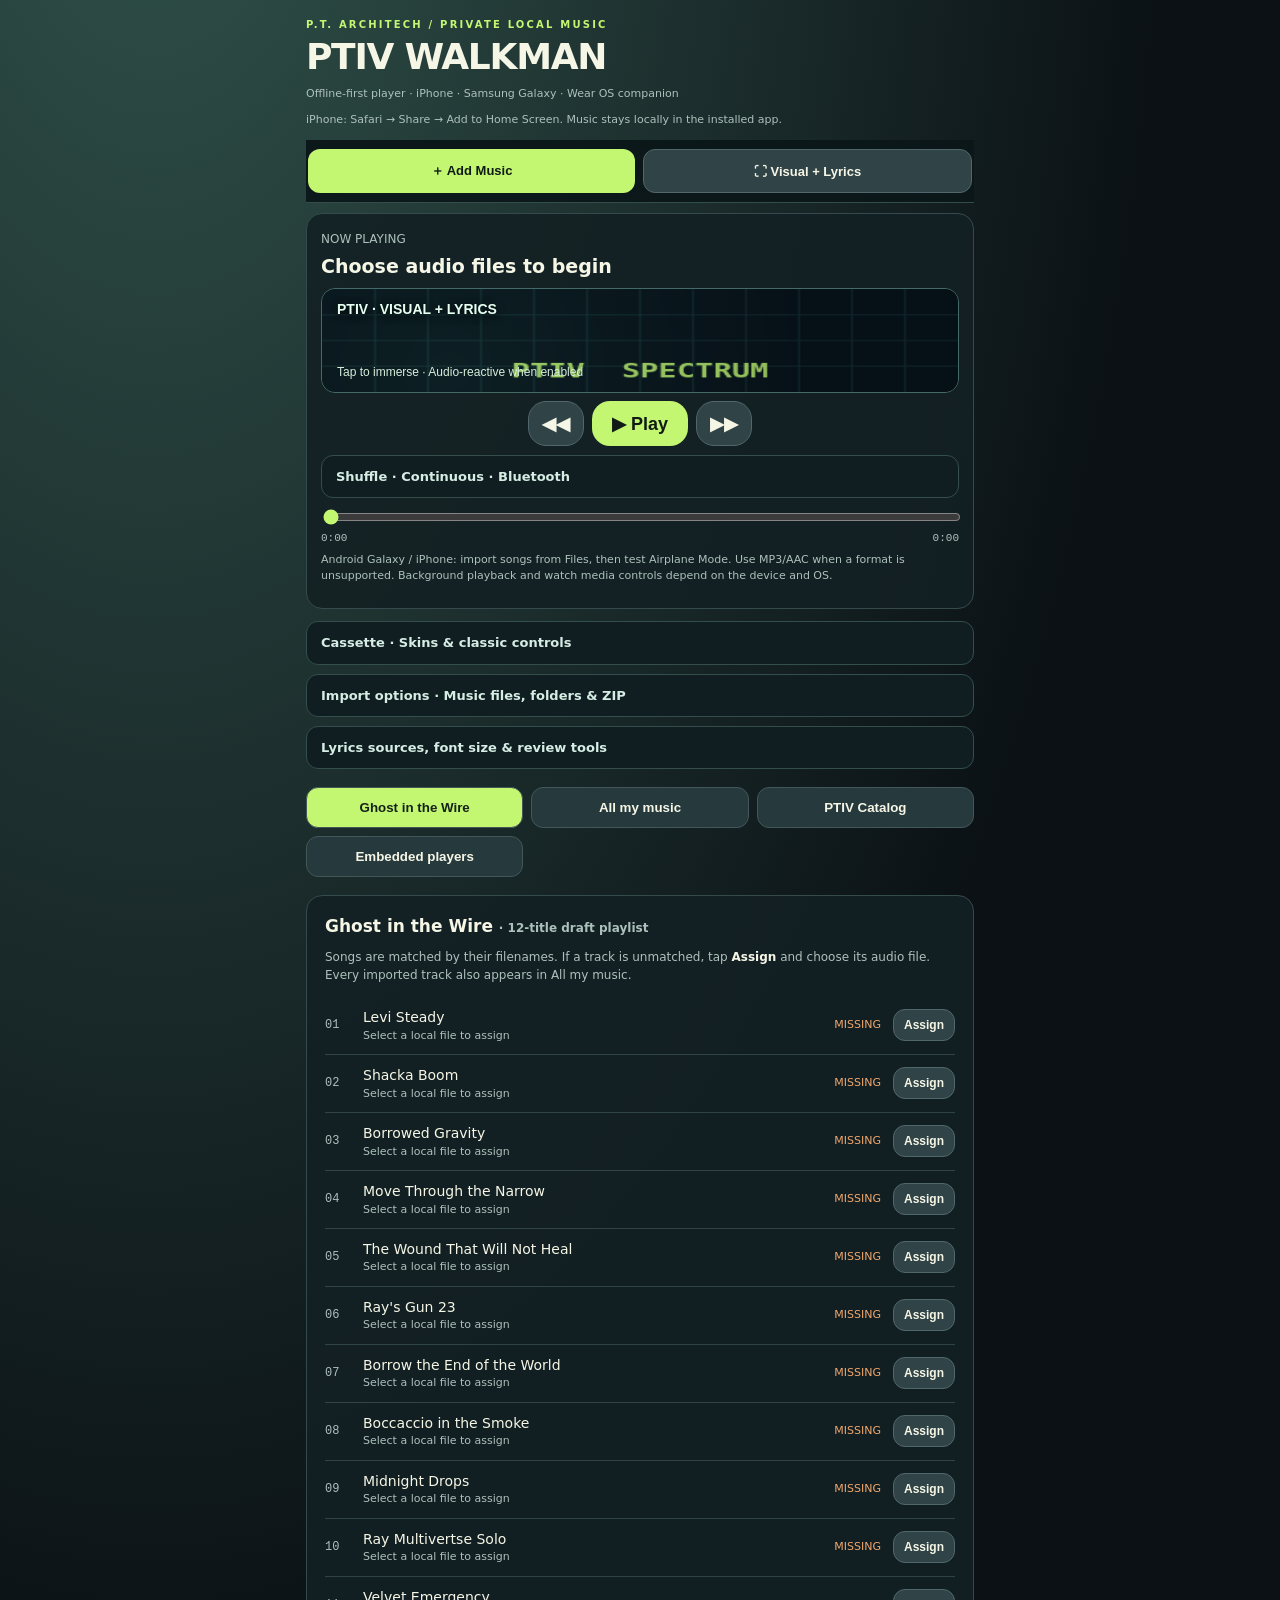
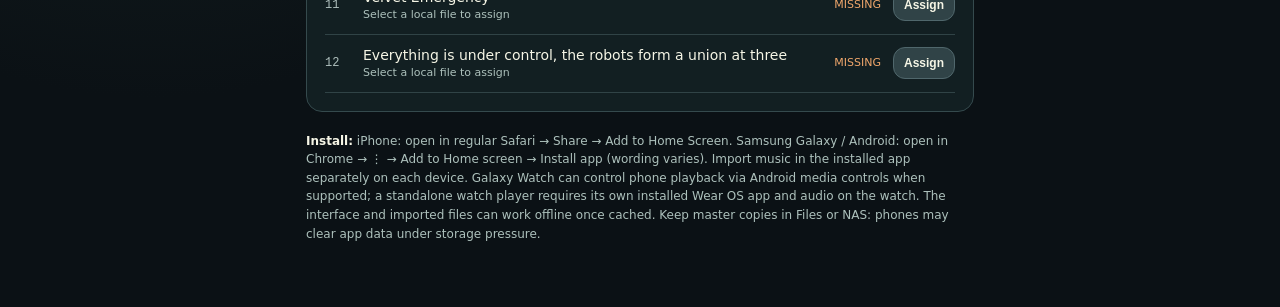
<file: index.html>
<!doctype html>
<html lang="en"><head><meta charset="utf-8"><meta name="viewport" content="width=device-width,initial-scale=1,viewport-fit=cover"><meta name="theme-color" content="#10191d"><meta name="apple-mobile-web-app-capable" content="yes"><meta name="apple-mobile-web-app-status-bar-style" content="black-translucent"><meta name="apple-mobile-web-app-title" content="PTIV Walkman"><meta name="description" content="P.T. Architech local-first music player"><link rel="manifest" href="./manifest.webmanifest"><link rel="icon" type="image/svg+xml" href="./icon.svg"><link rel="apple-touch-icon" href="./icon-192.png"><title>PTIV Walkman — Offline</title>
<style>
:root{color-scheme:dark;--bg:#0b1115;--panel:#121e22;--line:#354a4d;--ink:#f6f6e6;--muted:#adc1bc;--lime:#c3f771;--orange:#efa66b}*{box-sizing:border-box}html,body{margin:0;min-height:100%;background:var(--bg);color:var(--ink);font:16px/1.48 -apple-system,BlinkMacSystemFont,system-ui,sans-serif}body{background:radial-gradient(ellipse at 12% -15%,#32544c 0%,#0b1115 64%);padding-bottom:calc(25px + env(safe-area-inset-bottom))}main{max-width:700px;margin:auto;padding:18px 16px}.eyebrow{color:var(--lime);font-size:11px;letter-spacing:.22em;font-weight:700}h1{font-size:clamp(34px,8vw,50px);line-height:1.07;letter-spacing:-.055em;margin:9px 0}h2{font-size:17px;margin:0 0 10px}small,.hint{font-size:12px;color:var(--muted)}p{margin:8px 0 12px;color:var(--muted)}.tape{margin:18px 0 18px;border:2px solid #879d96;border-radius:16px;padding:16px;background:linear-gradient(150deg,#2b4142,#162528);box-shadow:inset 0 0 0 6px #112022,0 13px 30px #0006}.stripe{height:10px;border-radius:4px;background:repeating-linear-gradient(90deg,#c3f771 0 38px,#f2a867 38px 50px,#466e73 50px 73px)}.sticker{font:bold 17px/1.2 ui-monospace,monospace;margin:14px 3px;text-transform:uppercase}.wheels{display:flex;justify-content:center;align-items:center;gap:34px;border:3px solid #748f87;background:#0a1115;padding:15px;border-radius:10px}.wheel{height:74px;width:74px;border-radius:50%;border:11px dotted #a4b7a7;box-shadow:0 0 0 8px #324747;background:radial-gradient(circle,#101a1d 22%,#7a8a80 24% 29%,transparent 31%)}.spinning .wheel{animation:rotate 4s linear infinite}@keyframes rotate{to{transform:rotate(360deg)}}.panel{margin:16px 0;border:1px solid var(--line);background:#132024e8;border-radius:16px;padding:18px}.inline{display:flex;gap:9px;flex-wrap:wrap}.btn{appearance:none;border:0;padding:13px 16px;background:var(--lime);color:#101b15;font-weight:750;font-size:15px;border-radius:12px;cursor:pointer;touch-action:manipulation}.btn.alt{background:#304347;color:var(--ink);border:1px solid #50676c}.btn.tiny{font-size:12px;padding:8px 10px}.btn:disabled{opacity:.5}.file{display:none}button:focus-visible,input:focus-visible{outline:2px solid var(--lime);outline-offset:2px}.notice{color:var(--lime);min-height:2em;white-space:pre-wrap;font-size:13px;margin-top:11px}.warning{color:var(--orange)}.controls{display:flex;justify-content:center;align-items:center;gap:12px;margin:17px 0}.controls .btn{font-size:22px;min-width:55px}.controls .big{min-width:135px}input[type=range]{width:100%;accent-color:var(--lime)}.timing{display:flex;justify-content:space-between;color:var(--muted);font:12px ui-monospace,monospace}.titleNow{font-weight:800;font-size:23px;min-height:2em;margin:7px 0}.tabs{display:grid;grid-template-columns:repeat(3,minmax(0,1fr));gap:8px;margin:18px 0}.tab{padding:12px;background:#263a3d;border:1px solid #43575a;border-radius:12px;color:var(--ink);font-weight:700}.tab.active{background:var(--lime);color:#152219}.search{width:100%;background:#0b1518;border:1px solid #536a6a;color:var(--ink);padding:13px;border-radius:11px;margin:4px 0 8px;font:inherit}ul,ol{list-style:none;margin:0;padding:0}.song{display:flex;align-items:center;gap:12px;min-height:56px;padding:10px 0;border-bottom:1px solid #304346}.song .no{min-width:26px;color:#aebfbd;font:12px ui-monospace,monospace}.song .name{flex:1;min-width:0;overflow-wrap:anywhere;font-size:14px}.song .sub{font-size:11px;color:var(--muted)}.song .state{font-size:11px;color:var(--orange)}.song.ready .state{color:var(--lime)}.song.playing{background:#253c36;border-radius:8px;padding-left:8px;padding-right:8px}.empty{padding:12px;color:var(--muted);text-align:center}.hidden{display:none!important}footer{font-size:12px;line-height:1.55;color:var(--muted);margin:20px 0}strong{color:var(--ink)}.badge{background:#364a4b;padding:2px 8px;border-radius:8px;color:var(--lime);font-size:11px}.meta{display:flex;gap:9px;align-items:center;flex-wrap:wrap;margin-top:9px}.meta span{font-size:12px;color:var(--muted)}.mode-controls{display:flex;gap:9px;flex-wrap:wrap;margin:6px 0}.mode-controls .btn{flex:1 1 165px;text-align:center}.mode-controls .btn.on{background:var(--lime);border-color:var(--lime);color:#101b15}.mode-note{margin:7px 0 2px;font-size:12px;color:var(--muted)}.deck-nav{display:flex;align-items:center;justify-content:space-between;gap:12px;margin:13px 2px 0}.deck-nav .btn{padding:6px 13px;font-size:22px}.deck-nav .deck-status{font-size:12px;letter-spacing:.1em;color:#c3f771;font-weight:800;text-transform:uppercase}.deck-face{min-height:170px;border-radius:12px;background:#0d1719;border:1px solid #48615c;padding:17px 13px}.deck-face h3{margin:0 0 10px;color:var(--lime);font-size:19px}.deck-face p{margin:8px 0;font-size:14px}.deck-lines{max-height:195px;overflow:auto;overscroll-behavior:contain}.deck-lines p{font-size:var(--lyric-font,20px);line-height:1.4;color:#d2dedd;margin:7px 0}.deck-lines p.current{color:var(--lime);font-weight:800}.deck-meta{font-size:14px;color:#c0ccc9}.deck-meta b{color:#f6f6e6}.deck-external{display:flex;gap:7px;flex-wrap:wrap;margin-top:9px}.deck-external a{display:inline-block;background:#304347;border:1px solid #526a69;padding:8px 11px;border-radius:9px;color:#e7f5ee;font-size:12px;text-decoration:none}.deck-external a:focus-visible{outline:2px solid var(--lime)}.deck-help{font-size:11px;color:#bacbc2;margin:9px 6px 0}.tape{touch-action:pan-y}.lyricbox{max-height:350px;overflow-y:auto;border:1px solid #3c5455;background:#0b1518;border-radius:13px;padding:13px 10px;overscroll-behavior:contain}.lyricline{font-size:var(--lyric-font,20px);line-height:1.6;padding:12px 13px;border-radius:10px;color:#a4b7b7;transition:color .15s,background .15s}.lyricline.active{background:#2a463b;color:var(--lime);font-weight:750}.lyricline.untimed{white-space:pre-wrap}.lyrics-info{font-size:12px;color:var(--muted);margin-top:12px}.lyrics-info.warning{color:var(--orange)}.lyrics-heading{display:flex;gap:8px;align-items:center;flex-wrap:wrap}.lyrics-actions{margin:13px 0}.lyrics-empty{text-align:center;padding:30px 10px;color:var(--muted)}.lyric-tools{display:flex;align-items:center;gap:10px;flex-wrap:wrap;margin:12px 0}.lyric-tools label{font-size:14px;font-weight:700}.lyric-tools input{flex:1;min-width:120px}.lyric-tools output{font-size:13px;color:var(--lime);min-width:44px}.lyric-exports{display:flex;gap:8px;flex-wrap:wrap;margin:10px 0}.lyric-exports .btn{font-size:13px;padding:10px 12px}
.viz-surface{border:1px solid #4c736d;border-radius:12px;background:#070f16;padding:8px;margin:8px 0;box-shadow:inset 0 0 18px #a2ff7c0f}
.viz-surface canvas{display:block;width:100%;max-height:240px;aspect-ratio:16/6;border-radius:7px;background:#061118}
.viz-options{display:flex;align-items:center;gap:8px;flex-wrap:wrap;margin:10px 0}
.viz-options select{background:#1a3337;border:1px solid #567b78;border-radius:9px;color:var(--ink);padding:8px;font:inherit}
.viz-foot{font:12px/1.6 ui-monospace,monospace;color:#aebfbc;letter-spacing:.02em}
.speaker-guide{margin:12px 0;padding:11px 13px;border:1px solid #486a66;border-radius:12px;background:#132b2a}
.speaker-guide summary{cursor:pointer;font-weight:750;color:var(--lime);list-style:revert}
.speaker-guide p{font-size:13px;line-height:1.55;margin:10px 0;color:var(--muted)}
.embed-controls{display:grid;gap:7px;margin:12px 0}
.embed-controls label{font-weight:650;font-size:12px;color:var(--muted)}
.embed-controls input,.embed-controls textarea{width:100%;box-sizing:border-box;font:inherit;max-width:100%;background:#112227;color:var(--ink);border:1px solid #5b7b76;border-radius:10px;padding:10px}
.embed-row{border-bottom:1px solid #3a5554;padding:13px 1px;display:flex;align-items:center;justify-content:space-between;gap:10px;flex-wrap:wrap}
.embed-row .embed-label{font-weight:700;color:var(--ink);max-width:75%;overflow-wrap:anywhere}
.embed-row .embed-provider{font-size:11px;color:var(--muted)}
.embed-actions{display:flex;gap:7px;flex-wrap:wrap}
#embeddedNow{margin:14px 0}
#embeddedFrameHost{width:100%;border-radius:13px;overflow:hidden;background:#091419}
#embeddedFrameHost iframe{width:100%;border:0;display:block;min-height:260px}
@media(max-width:490px){.tabs{flex-wrap:wrap}.tab{flex:1 1 43%;min-width:0}.embed-row .embed-label{max-width:100%}}
.catalog-filters{display:grid;grid-template-columns:repeat(2,minmax(0,1fr));gap:9px;margin:10px 0}
.catalog-filters label{font-size:12px;color:var(--muted);display:block}
.catalog-filters select,.catalog-filters input,.tags-editor input,.playlist-select{width:100%;font:inherit;color:var(--ink);background:#0c1a1e;border:1px solid #556d69;border-radius:9px;padding:10px 7px}
.catalog-tools{display:flex;flex-wrap:wrap;gap:8px;margin:13px 0}
.catalog-counter{margin:9px 0;font-size:12px;color:var(--muted)}
.catalog-item{padding:10px 0;border-bottom:1px solid #294044}
.catalog-item-title{font-size:15px;font-weight:700;color:#eff6e4}
.catalog-item-sub{color:var(--muted);font-size:12px;overflow-wrap:anywhere}
.catalog-item-actions{display:flex;flex-wrap:wrap;gap:7px;margin-top:8px}
.catalog-item-actions .btn{font-size:12px;padding:8px 10px}
.catalog-playable{border-left:3px solid #c3f771;padding-left:9px}
.catalog-status{font-size:11px;color:var(--orange)}
.tags-editor{border:1px solid #8baa7f;padding:14px;border-radius:14px;background:#19302b;margin:12px 0}
.tags-editor .tag-grid{display:grid;grid-template-columns:repeat(2,minmax(0,1fr));gap:8px}
.tags-editor label{display:block;font-size:12px;color:#c9ded1}
.tags-editor p{font-size:12px}
.catalog-notice{color:var(--orange);font-size:12px}
@media(max-width:410px){main{padding:14px 10px}.panel{padding:13px}.tabs{gap:5px}.tab{font-size:12px;padding:11px 5px}.controls{gap:7px}.controls .btn{min-width:47px}.controls .big{min-width:95px}.deck-face{padding:12px 9px}}
@media(prefers-reduced-motion:reduce){.spinning .wheel{animation:none}*{scroll-behavior:auto!important}}
</style><link rel="stylesheet" href="./focus-ui.css"></head><body><main>
<div class="eyebrow">P.T. ARCHITECH / PRIVATE LOCAL MUSIC</div><h1>PTIV WALKMAN</h1><small>Offline-first player · iPhone · Samsung Galaxy · Wear OS companion</small><p class="hint" id="deviceTip">Your audio stays on this device. Install in Safari on iPhone or Chrome on Android.</p>
<div class="tape" id="tape" role="group" aria-label="Interactive cassette: triple tap or swipe horizontally to switch views"><div id="cassetteFace"><div class="stripe"></div><div class="sticker"><span id="cassetteTitle">GHOST IN THE WIRE</span><br><small>YOUR LOCAL LIBRARY / SIDE A+B</small></div><div class="wheels"><i class="wheel"></i><i class="wheel"></i></div></div><div class="deck-face hidden" id="deckFace" aria-live="polite"></div><div class="deck-nav"><button class="btn alt" id="deckPrev" type="button" aria-label="Previous cassette view">‹</button><span class="deck-status" id="deckStatus">1/5 · Cassette</span><button class="btn alt" id="deckNext" type="button" aria-label="Next cassette view">›</button></div><p class="deck-help">Swipe horizontally or triple-tap the cassette to switch views.</p></div><div class="inline" style="margin:0 3px 12px"><button class="btn alt tiny" id="copyBackTap" type="button">Copy iPhone Back Tap lyrics shortcut URL</button></div>
<section class="panel"><h2>1. Add music from device Files</h2><p class="hint">Choose files, or choose an entire folder. The web app can only see files you select. Audio is stored locally for offline playback when device storage permits; <strong>nothing is sent to the internet</strong>. For permanent imports, use the installed app opened from your Home Screen, or a regular Safari tab — <strong>not Private Browsing</strong>.</p><div class="inline"><button class="btn" id="pickFiles">Choose music files</button><button class="btn alt" id="pickFolder">Choose folder</button><button class="btn alt" id="pickZip">Import ZIP</button></div><input class="file" id="files" type="file" multiple accept="audio/*,.mp3,.m4a,.wav,.flac,.aac,.aif,.aiff,.ogg,.opus"><input class="file" id="folder" type="file" multiple webkitdirectory directory><input class="file" id="zip" type="file" accept=".zip,application/zip"><div class="notice" id="notice" role="status" aria-live="polite">Starting offline library…</div><div class="meta"><span class="badge" id="libraryCount">0 tracks</span><span id="storage">Local storage status pending</span></div></section>
<section class="panel"><small>NOW PLAYING</small><div class="titleNow" id="now">Choose audio files to begin</div><audio id="audio" preload="metadata" playsinline></audio><div class="controls"><button class="btn alt" id="prev" aria-label="Previous track">◀◀</button><button class="btn big" id="play">▶ Play</button><button class="btn alt" id="next" aria-label="Next track">▶▶</button></div><div class="mode-controls" role="group" aria-label="Playback mode"><button class="btn alt mode on" id="continuous" type="button" aria-pressed="true">↻ Continuous: ON</button><button class="btn alt mode" id="shuffle" type="button" aria-pressed="false">🔀 Shuffle: OFF</button></div><p class="mode-note" id="modeStatus">Continuous plays the next song and loops the playlist; Shuffle changes the order.</p>
<details class="speaker-guide"><summary>🔊 Connect speaker or Bluetooth headphones</summary>
<p><strong>Samsung Galaxy Flip:</strong> Put the speaker in pairing mode, open phone Settings → Connections → Bluetooth, then select the speaker. During playback, use the system Media output picker to switch outputs.</p>
<p><strong>iPhone:</strong> Put the speaker in pairing mode, open Settings → Bluetooth, select it, then use the AirPlay/audio-output selector in Control Center if needed.</p>
<p><strong>Galaxy Watch:</strong> In PTIV Walkman Watch, tap <strong>Speaker / earbuds: pair Bluetooth</strong> to open its Bluetooth settings. Pair the audio device directly with the watch for standalone playback.</p>
<p class="hint">Bluetooth pairing is controlled by the operating system, not this web page. Once connected, local music playback remains offline.</p></details><input type="range" id="seek" min="0" max="1000" value="0" aria-label="Track progress"><div class="timing"><span id="elapsed">0:00</span><span id="duration">0:00</span></div><p class="hint">Android Galaxy / iPhone: import songs from Files, then test Airplane Mode. Use MP3/AAC when a format is unsupported. Background playback and watch media controls depend on the device and OS.</p></section>
<section class="panel" id="lyricsPanel"><div class="lyrics-heading"><h2>Verified Lyrics + AI Timing</h2><span class="badge" id="lyricsBadge">AWAITING VERIFIED LYRICS</span></div><p class="hint" id="lyricsSong">Choose a song to see its verified lyrics.</p><div class="inline lyrics-actions"><button class="btn alt" id="pickOriginal" type="button">Import original lyrics (JSON)</button><button class="btn alt" id="pickVerified" type="button">Import verified lyrics (JSON)</button><button class="btn alt" id="pickAITiming" type="button">Import AI timestamps (LRC)</button></div><input class="file" id="originalJson" type="file" multiple accept=".json,application/json"><input class="file" id="verifiedJson" type="file" multiple accept=".json,application/json"><input class="file" id="aiLrc" type="file" accept=".lrc,text/plain"><div class="lyric-tools"><label for="lyricFont">Text size</label><input type="range" id="lyricFont" min="14" max="36" step="2" value="20" aria-label="Lyrics font size"><output id="lyricFontValue" for="lyricFont">20 px</output><button class="btn alt tiny" id="lyricFontReset" type="button">Reset</button></div><div class="lyric-exports"><button class="btn alt" id="exportLyricTxt" type="button">Export TXT</button><button class="btn alt" id="exportLyricLrc" type="button">Export LRC</button><button class="btn alt" id="exportLyricRecord" type="button">Export Record JSON</button><button class="btn alt" id="exportAllLyrics" type="button">Export Library JSON</button></div><div id="lyricDisplay" class="lyricbox" role="region" aria-label="Verified song lyrics"><p class="lyrics-empty">Awaiting verified original lyrics and evidence receipt from the PTIV workbench.</p></div><p id="lyricsNote" class="lyrics-info">Original source lyrics can be viewed unchanged and clearly labeled SOURCE · NOT AUDIO-VERIFIED. A completed verification receipt upgrades them to VERIFIED. AI will timestamp verified words only; AI timing generation is not yet integrated into this iPhone app.</p></section><div class="tabs"><button class="tab active" id="tabGhost">Ghost in the Wire</button><button class="tab" id="tabAll">All my music</button><button class="tab" id="tabCatalog">PTIV Catalog</button><button class="tab" id="tabEmbeds">Embedded players</button></div>
<section class="panel" id="ghostPanel"><h2>Ghost in the Wire <small>· 12-title draft playlist</small></h2><p class="hint">Songs are matched by their filenames. If a track is unmatched, tap <strong>Assign</strong> and choose its audio file. Every imported track also appears in All my music.</p><ol id="ghostList"></ol></section>
<section class="panel hidden" id="allPanel"><h2>My Offline Music · Personal Library</h2><p class="hint">No account or subscription required. Choose MP3, M4A, AAC, WAV, FLAC or other supported audio from this phone. These files are stored in this device's local library and <strong>never enter the P.T. Architech-only watch queue automatically.</strong></p><button class="btn" type="button" id="importPersonal">＋ Add my own offline music</button><input class="search" id="search" placeholder="Search songs or folders…" aria-label="Search imported songs"><div id="allList"></div><p class="hint">The list comes from your device, not the NAS. Import additional folders anytime; duplicates are skipped.</p></section>

<section class="panel hidden" id="catalogPanel">
 <h2>PTIV Catalog · Playlists</h2>
 <p class="hint" id="catalogInfo">Loading dated distributor track list. Ghost in the Wire remains a separate unreleased collection. Music files are never uploaded.</p>
 <input class="search" id="catalogQuery" type="search" placeholder="Search title, release, tags…" aria-label="Search PTIV catalog">
 <div class="catalog-filters">
  <label>Release<select id="catalogAlbum"><option value="">All releases</option></select></label>
  <label>Publication<select id="catalogPublished"><option value="">All</option><option value="published">Published</option><option value="unreleased">Unreleased Ghost</option></select></label>
  <label>Language<select id="catalogLanguage"><option value="">All languages</option></select></label>
  <label>Mood<select id="catalogMood"><option value="">All moods</option></select></label>
  <label>Style / Genre<select id="catalogStyle"><option value="">All styles</option></select></label>
  <label>Sort<select id="catalogSort"><option value="release">Release / Title</option><option value="title">Title A–Z</option><option value="bpm">BPM low → high</option></select></label>
  <label>Minimum BPM<input type="number" min="30" max="300" id="catalogBpmMin" placeholder="Any"></label>
  <label>Maximum BPM<input type="number" min="30" max="300" id="catalogBpmMax" placeholder="Any"></label>
 </div>
 <div class="catalog-tools">
  <button class="btn" id="playCatalog" type="button">▶ Play matching local tracks</button>
  <button class="btn alt" id="shuffleCatalog" type="button">🔀 Shuffle matching</button>
  <button class="btn alt" id="saveCatalogPlaylist" type="button">Save filter as playlist</button>
 </div>
 <div class="inline"><select class="playlist-select" id="catalogSavedPlaylists" aria-label="Saved smart playlists"><option value="">Saved playlists…</option></select><button class="btn alt tiny" id="loadCatalogPlaylist" type="button">Load</button></div>
 <p class="catalog-counter" id="catalogCounter">Catalog not loaded</p>
 <div class="tags-editor hidden" id="tagEditor">
  <strong id="tagEditorTitle">Tag track</strong><p>Local tags only. Never changes Too Lost. Unknown fields remain empty until confirmed.</p>
  <div class="tag-grid">
   <label>BPM (optional)<input id="tagBpm" type="number" min="30" max="300" step=".1" placeholder="Unknown"></label>
   <label>Language<input id="tagLanguage" type="text" maxlength="30" placeholder="e.g. Spanish"></label>
   <label>Mood<input id="tagMood" type="text" maxlength="50" placeholder="e.g. introspective"></label>
   <label>Style<input id="tagStyle" type="text" maxlength="50" placeholder="e.g. electro-cabaret"></label>
  </div>
  <div class="catalog-tools"><button class="btn" id="tagSave" type="button">Save local tags</button><button class="btn alt" id="tagCancel" type="button">Cancel</button></div>
 </div>
 <div id="catalogList" role="list"></div>
 <button class="btn alt hidden" type="button" id="catalogMore">Show more tracks</button>
 <p class="hint">131 published entries reflect your dated 2026-10-12 Too Lost export; the unreleased Ghost draft is listed separately. BPM/mood/style/language show Unknown until sourced or tagged. The catalogue is an index, not a streaming service; songs are playable once imported on this device.</p>
</section>

<section class="panel hidden" id="embedsPanel">
 <h2>My Embedded Players · Guest Mode</h2>
 <p class="hint">Save links to players you own or want to follow, without making a PTIV account. Paste a supported music link or the <strong>iframe code</strong> from its Share → Embed menu. Only the link is stored on this device; the external service streams its own content and may require its own login or subscription.</p>
 <div class="embed-controls">
  <label for="embedName">Player label (optional)</label>
  <input id="embedName" maxlength="90" placeholder="e.g. P.T. Architech · favorite set" autocomplete="off"/>
  <label for="embedUrl">Music URL or iframe embed code</label>
  <textarea id="embedUrl" rows="3" maxlength="2800" placeholder="Paste a YouTube, Spotify, SoundCloud, Apple Music or Bandcamp player link" spellcheck="false"></textarea>
  <button class="btn" id="addEmbed" type="button">＋ Save embedded player</button>
  <button class="btn alt" id="importFromEmbeds" type="button">＋ Import my offline audio instead</button>
 </div>
 <p class="hint" id="embedStatus">Supported: YouTube, Spotify, SoundCloud, Apple Music and Bandcamp embed codes. Each provider's playback permissions apply.</p>
 <div id="embedsList" aria-live="polite"></div>
 <div id="embeddedNow" class="hidden"><h3 id="embeddedTitle">Embedded player</h3><div id="embeddedFrameHost"></div><button class="btn alt" id="stopEmbedded" type="button">Stop / close embedded player</button><p class="hint">Embedded streaming needs internet; this is <strong>not</strong> an offline download. For offline playback, import audio files with permission through My Offline Music.</p></div>
</section>
<footer><strong>Install:</strong> iPhone: open in regular Safari → Share → Add to Home Screen. Samsung Galaxy / Android: open in Chrome → ⋮ → Add to Home screen → Install app (wording varies). Import music in the installed app separately on each device. Galaxy Watch can control phone playback via Android media controls when supported; a standalone watch player requires its own installed Wear OS app and audio on the watch. The interface and imported files can work offline once cached. Keep master copies in Files or NAS: phones may clear app data under storage pressure.</footer>
</main>
<script src="./progressive-lyrics.js"></script><script src="./cactus-candidates.js"></script><script>
'use strict';
const $=id=>document.getElementById(id), AUDIO=/\.(mp3|m4a|aac|wav|flac|ogg|opus|aif|aiff)$/i;
const ghost=["Levi Steady","Shacka Boom","Borrowed Gravity","Move Through the Narrow","The Wound That Will Not Heal","Ray's Gun 23","Borrow the End of the World","Boccaccio in the Smoke","Midnight Drops","Ray Multivertse Solo","Velvet Emergency","Everything is under control, the robots form a union at three"];
const norm=s=>String(s||'').normalize('NFKD').replace(/[\u0300-\u036f]/g,'').toLowerCase().replace(/\.[^.]+$/,'').replace(/\b(ptiv|p\s*t\s*architech|master|final|remastered|mix|wav|flac)\b/g,'').replace(/^[0-9\s._-]+/,'').replace(/[^a-z0-9]+/g,'');
const msg=(t,bad=false)=>{$('notice').textContent=t;$('notice').className='notice'+(bad?' warning':'')},short=s=>s.length>72?s.slice(0,69)+'…':s;
let db=null, dbIssue='', lastSaveIssue='', stored=new Map(), ephemerals=new Map(), lyricRecords=new Map(), activeLyricKey=null, activeLyricLine=-1, lastLyricsScroll=-1, active=null, playIds=[], audioUrl=null, busy=false, seeks=false, tab='ghost', playbackContext='ghost', continuous=true, shuffle=false;const audio=$('audio');
function dbOpen(){return new Promise((resolve,reject)=>{if(!('indexedDB' in window))return reject(new Error('IndexedDB unavailable'));const r=indexedDB.open('ptiv-walkman-offline-v2',2);r.onupgradeneeded=()=>{if(!r.result.objectStoreNames.contains('songs')){let s=r.result.createObjectStore('songs',{keyPath:'id'});s.createIndex('name','name',{unique:false})}if(!r.result.objectStoreNames.contains('lyrics'))r.result.createObjectStore('lyrics',{keyPath:'key'})};r.onsuccess=()=>resolve(r.result);r.onerror=()=>reject(r.error||new Error('Library unavailable'))})}
const transaction=(mode,doit)=>new Promise((resolve,reject)=>{if(!db)return reject(new Error('Offline database unavailable'));const t=db.transaction('songs',mode),s=t.objectStore('songs');let value;try{value=doit(s)}catch(e){reject(e);return}t.oncomplete=()=>resolve(value);t.onerror=()=>reject(t.error);t.onabort=()=>reject(t.error||new Error('Transaction interrupted'))});
function loadIndex(){return new Promise((resolve,reject)=>{const t=db.transaction('songs','readonly'),req=t.objectStore('songs').openCursor();req.onsuccess=()=>{const c=req.result;if(!c){resolve();return}const {blob,...meta}=c.value;stored.set(meta.id,meta);c.continue()};req.onerror=()=>reject(req.error)})}
function getTrack(id){if(ephemerals.has(id))return Promise.resolve(ephemerals.get(id));return new Promise((resolve,reject)=>{if(!db)return reject(new Error('Not saved'));const r=db.transaction('songs','readonly').objectStore('songs').get(id);r.onsuccess=()=>resolve(r.result);r.onerror=()=>reject(r.error)})}
function loadLyrics(){return new Promise((resolve,reject)=>{if(!db)return resolve();const q=db.transaction('lyrics','readonly').objectStore('lyrics').openCursor();q.onsuccess=()=>{const c=q.result;if(!c){resolve();return}lyricRecords.set(c.key,c.value);c.continue()};q.onerror=()=>reject(q.error)})}
function receiptValid(rec){const v=rec?.verification;return rec?.status==='VERIFIED'&&Array.isArray(rec.lines)&&rec.lines.some(l=>l.text?.trim())&&v?.status==='VERIFIED'&&/^[a-f0-9]{64}$/i.test(String(v.master_sha256||''))&&!!String(v.evidence_ref||'').trim()&&!!String(v.reviewed_at||'').trim()&&!!String(v.reviewer||'').trim()}
function lyricsForCurrent(){if(!active)return null;const song=allMeta().find(x=>x.id===active);if(!song)return null;const existing=lyricRecords.get(norm(song.name))||lyricRecords.get(norm(song.path));if(receiptValid(existing)||existing?.status==='ORIGINAL_SOURCE_UNVERIFIED')return existing;const archived=window.PTIVCactusCandidates?.resolveSong(song,catalogEntries,catalogAssignments,lyricRecords,norm);return archived?.status==='ORIGINAL_SOURCE_UNVERIFIED'?archived:null}
function normalizeWords(s){return String(s||'').normalize('NFC').replace(/\s+/g,' ').trim()}
function lrcParse(text){const lines=[],labels={};for(const sourceLine of text.replace(/\r\n?/g,'\n').split('\n')){const meta=sourceLine.match(/^\[([a-z]{2,12}):([^\]]*)\]$/i);if(meta){labels[meta[1].toLowerCase()]=meta[2].trim();continue}const t=/\[(\d{1,3}):(\d{2})(?:[.:](\d{1,3}))?\]/g;const timestamps=[...sourceLine.matchAll(t)];if(!timestamps.length)continue;const textLine=sourceLine.replace(t,'').trim();for(const m of timestamps){const sec=Number(m[1])*60+Number(m[2])+Number('0.'+(m[3]||'0').padEnd(3,'0'));if(Number.isFinite(sec)&&sec>=0)lines.push({time:sec,text:textLine})}}return {labels,lines:lines.sort((a,b)=>a.time-b.time)}}
async function saveLyrics(rec){lyricRecords.set(rec.key,rec);if(!db)return false;return new Promise(resolve=>{try{let t=db.transaction('lyrics','readwrite');t.objectStore('lyrics').put(rec);t.oncomplete=()=>resolve(true);t.onabort=()=>resolve(false);t.onerror=()=>resolve(false)}catch(e){resolve(false)}})}

async function importOriginalSource(files){
let loaded=0, saved=0, keptVerified=0, rejected=0, notes=[];
for(const file of Array.from(files)){
 let data;
 try{if(!/\.json$/i.test(file.name)||file.size>2500000)throw Error('Select a source_manifest.json under 2.5 MB');data=JSON.parse(await file.text())}catch(e){rejected++;notes.push(file.name+': '+e.message);continue}
 if(!data||!Array.isArray(data.tracks)||!data.artist||!data.album){rejected++;notes.push(file.name+': not a PTIV album source manifest');continue}
 for(const t of data.tracks){
  const name=String(t.title||'').trim();
  const lyrics=typeof t.lyrics==='string'?t.lyrics:'';
  const key=norm(name);
  if(!key||!lyrics.trim()||lyrics.length>2000000){rejected++;continue}
  if(receiptValid(lyricRecords.get(key))){keptVerified++;continue}
  const rec={key,name,album:String(data.album),artist:String(data.artist),source_url:String(t.url||''),source:file.name,kind:'text',status:'ORIGINAL_SOURCE_UNVERIFIED',timing_status:'NONE',importedAt:new Date().toISOString(),lines:lyrics.replace(/\r\n?/g,'\n').split('\n').slice(0,4000).map(text=>({time:null,text}))};
  if(await saveLyrics(rec))saved++;
  loaded++;
 }
}
renderLyrics();
$('lyricsNote').className='lyrics-info warning';
$('lyricsNote').textContent='Imported '+loaded+' original lyric texts ('+saved+' stored for offline reopening), retained '+keptVerified+' existing verified record(s), rejected '+rejected+'. The words were copied exactly from the source manifest and are NOT verified against released audio. AI timestamps remain locked until verification. '+notes.slice(0,3).join('; ');
}
$('pickOriginal').onclick=()=>$('originalJson').click();
$('originalJson').onchange=e=>{if(e.target.files?.length)importOriginalSource(e.target.files);e.target.value=''};
async function importVerifiedBundle(files){let accepted=0,storedCount=0,rejected=0;for(const file of Array.from(files)){if(!/\.json$/i.test(file.name)){rejected++;continue}let data;try{data=JSON.parse(await file.text())}catch(e){rejected++;continue}const entries=Array.isArray(data?.tracks)?data.tracks:Array.isArray(data)?data:[data];for(const t of entries){const name=String(t.track_title||t.title||'').trim();const key=norm(name);const lyrics=typeof t.lyrics==='string'?t.lyrics:'';const v=t.verification||{};const verification={status:v.status,master_sha256:String(v.released_master_sha256||v.master_sha256||''),evidence_ref:v.evidence_ref||v.receipt_path||'',reviewed_at:v.reviewed_at||v.verified_at||'',reviewer:v.reviewer||v.verified_by||''};const lines=lyrics.replace(/\r\n?/g,'\n').split('\n').slice(0,3000).map(text=>({time:null,text}));const rec={key,name,lines,verification,status:'VERIFIED',kind:'text',source:file.name,importedAt:new Date().toISOString(),timing_status:'NONE'};if(!key||!receiptValid(rec)||lyrics.length>2000000){rejected++;continue}const prev=lyricRecords.get(key);if(receiptValid(prev)&&prev.timing_status==='AI_DRAFT'&&prev.verification.master_sha256===verification.master_sha256&&prev.lines.map(l=>normalizeWords(l.text)).join('\n')===lines.map(l=>normalizeWords(l.text)).join('\n')){rec.lines=prev.lines;rec.kind=prev.kind;rec.timing_status='AI_DRAFT'}if(await saveLyrics(rec))storedCount++;accepted++}}renderLyrics();const info=$('lyricsNote');info.className='lyrics-info'+(rejected?' warning':'');info.textContent='Verified-record imports: '+accepted+' accepted ('+storedCount+' stored on this device), '+rejected+' rejected. A record requires review receipt, released-master SHA-256, reviewer, review date, and verified lyrics. Walkman checks these fields; it does not independently validate the evidence.'}
async function importAITiming(file){const rec=lyricsForCurrent();if(!receiptValid(rec)){$('lyricsNote').textContent='Blocked: import the released-master verified lyrics record for this track before AI timestamps.';$('lyricsNote').className='lyrics-info warning';return}if(!/\.lrc$/i.test(file.name)){$('lyricsNote').textContent='AI timing must be an .LRC file containing the exact verified lines.';return}let parsed;try{parsed=lrcParse(await file.text())}catch(e){$('lyricsNote').textContent='Cannot read LRC: '+e.message;return}const original=rec.lines.filter(l=>normalizeWords(l.text));const timed=parsed.lines.filter(l=>normalizeWords(l.text));if(!timed.length||timed.length!==original.length||timed.some((l,i)=>normalizeWords(l.text)!==normalizeWords(original[i].text))){$('lyricsNote').className='lyrics-info warning';$('lyricsNote').textContent='Blocked: AI timing did not preserve the verified lyrics exactly (line count or text mismatch). No lyrics were changed. Regenerate alignment using the approved master words.';return}let idx=0;const updated={...rec,lines:rec.lines.map(l=>normalizeWords(l.text)?{...l,time:timed[idx++].time}:{...l,time:null}),kind:'lrc',timing_status:'AI_DRAFT',timing_source:file.name};const saved=await saveLyrics(updated);renderLyrics();$('lyricsNote').className='lyrics-info warning';$('lyricsNote').textContent='AI timestamps imported and matched every verified lyric line exactly. TIMING IS A DRAFT until reviewed against the released audio. '+(saved?'Saved on device.':'Session only; device storage unavailable.')+' No publication performed.'}
$('pickVerified').onclick=()=>$('verifiedJson').click();
$('verifiedJson').onchange=e=>{if(e.target.files?.length)importVerifiedBundle(e.target.files);e.target.value=''};
$('pickAITiming').onclick=()=>{if(!lyricsForCurrent()){$('lyricsNote').textContent='First import the verified lyrics record for the selected song.';return}$('aiLrc').click()};
$('aiLrc').onchange=e=>{if(e.target.files?.length)importAITiming(e.target.files[0]);e.target.value=''};
const DECK_NAMES=['cassette','lyrics','info','listen','visualizer'],DECK_KEY='ptiv-walkman-deck-v1';
let deckIndex=0,deckTapCount=0,deckLastTap=0,deckLastSwipe=0,deckTouchStart=null,deckLastLine=-1;
function deckIndexFromHash(){const v=decodeURIComponent(location.hash.replace(/^#/,'')).toLowerCase();const name=v.startsWith('deck=')?v.slice(5):v;return DECK_NAMES.indexOf(name)}
function setDeck(index,fromHash=false){deckIndex=(index+DECK_NAMES.length)%DECK_NAMES.length;try{localStorage.setItem(DECK_KEY,String(deckIndex))}catch(e){}if(!fromHash){const hash='#deck='+DECK_NAMES[deckIndex];if(location.hash!==hash)history.replaceState(null,'',location.pathname+location.search+hash)}renderDeck()}
function deckText(parent,text,cls=''){const d=document.createElement('p');if(cls)d.className=cls;d.textContent=text;parent.appendChild(d);return d}
function makeDeckLink(parent,title,url){const a=document.createElement('a');a.textContent=title;a.href=url;a.target='_blank';a.rel='noopener noreferrer';parent.appendChild(a)}
function renderDeck(){const activeFace=$('deckFace'),base=$('cassetteFace'),name=DECK_NAMES[deckIndex],track=allMeta().find(x=>x.id===active),rec=lyricsForCurrent();$('deckStatus').textContent=(deckIndex+1)+'/4 · '+name;const showAlt=deckIndex!==0;base.classList.toggle('hidden',showAlt);activeFace.classList.toggle('hidden',!showAlt);if(!showAlt)return;activeFace.replaceChildren();const head=document.createElement('h3');head.textContent=({lyrics:'Lyrics on cassette',info:'Now playing · Details',listen:'Listen / Discover',visualizer:'PTIV Spectrum · Live audio'})[name];activeFace.append(head);if(name==='visualizer'){renderVisualizer(activeFace);return}if(name==='lyrics'){if(!rec){deckText(activeFace,'Choose a track with imported original lyrics. No lyrics are invented.');return}const verified=receiptValid(rec);deckText(activeFace,verified?'VERIFIED SOURCE WORDS':'ORIGINAL SOURCE · NOT AUDIO-VERIFIED','deck-meta');const holder=document.createElement('div');holder.className='deck-lines';activeFace.appendChild(holder);const lines=rec.lines.filter(l=>l.text&&l.text.trim());if(!lines.length){deckText(holder,'No lyric lines found.');return}const current=window.PTIVProgressiveLyrics?.follow(rec,audio.duration,audio.currentTime,active)?.index??-1;const from=Math.max(0,current>=0?current-1:0);lines.slice(from,from+6).forEach((line,i)=>{const el=deckText(holder,line.text,from+i===current?'current':'');el.title=line.time===null?'Original lyrics':'Timing candidate '+fmt(line.time)});deckLastLine=current;return}if(name==='info'){deckText(activeFace,track?'Title: '+track.name:'No song selected yet.','deck-meta');deckText(activeFace,'Artist: P.T. Architech','deck-meta');deckText(activeFace,'Album: '+(rec?.album||catalogEntries.find(x=>matches(x.title,track?.name||''))?.album||'PTIV Local Library'),'deck-meta');if(track)deckText(activeFace,'File: '+track.path+' · '+Math.round(track.size/1048576*10)/10+' MB','deck-meta');if(audio.duration)deckText(activeFace,'Duration: '+fmt(audio.duration),'deck-meta');deckText(activeFace,'Lyrics: '+(rec?(receiptValid(rec)?'words verified':'original source awaiting audio verification'):'not imported'),'deck-meta');return}if(name==='listen'){const catalogMatch=track?catalogEntries.find(x=>matches(x.title,track.name)):null;const isGhost=catalogMatch?catalogMatch.releaseStatus==='unreleased':!!(rec?.album?.toLowerCase().includes('ghost in the wire')||playbackContext==='ghost');if(isGhost)deckText(activeFace,'Ghost in the Wire is not yet published. This copy plays locally, offline. There are no verified direct streaming links for this album.');else deckText(activeFace,'Browse P.T. Architech on music platforms. These are searches, not confirmed track-specific links.');const links=document.createElement('div');links.className='deck-external';activeFace.appendChild(links);const artist='P.T. Architech';makeDeckLink(links,'Spotify artist search','https://open.spotify.com/search/'+encodeURIComponent(artist));makeDeckLink(links,'Apple Music search','https://music.apple.com/us/search?term='+encodeURIComponent(artist));makeDeckLink(links,'YouTube Music search','https://music.youtube.com/search?q='+encodeURIComponent(artist));makeDeckLink(links,'Qobuz discography','https://www.qobuz.com/us-en/interpreter/pt-architech/32553437');deckText(activeFace,'These discovery links require internet. Local playback and lyrics do not.','deck-meta')}}
function initDeck(){const hash=deckIndexFromHash();if(hash>=0)deckIndex=hash;else try{const prior=Number(localStorage.getItem(DECK_KEY));if(Number.isInteger(prior)&&prior>=0&&prior<DECK_NAMES.length)deckIndex=prior}catch(e){}renderDeck()}
$('deckNext').onclick=()=>setDeck(deckIndex+1);$('deckPrev').onclick=()=>setDeck(deckIndex-1);
$('tape').addEventListener('click',e=>{if(e.target.closest('button,a,input'))return;if(Date.now()-deckLastSwipe<450)return;const now=Date.now();deckTapCount=now-deckLastTap<550?deckTapCount+1:1;deckLastTap=now;if(deckTapCount>=3){deckTapCount=0;setDeck(deckIndex+1)}});
$('tape').addEventListener('touchstart',e=>{if(e.touches.length===1)deckTouchStart={x:e.touches[0].clientX,y:e.touches[0].clientY}},{passive:true});
$('tape').addEventListener('touchend',e=>{if(!deckTouchStart||e.changedTouches.length!==1)return;const dx=e.changedTouches[0].clientX-deckTouchStart.x,dy=e.changedTouches[0].clientY-deckTouchStart.y;deckTouchStart=null;if(Math.abs(dx)>55&&Math.abs(dx)>Math.abs(dy)*1.35){deckLastSwipe=Date.now();deckTapCount=0;setDeck(deckIndex+(dx<0?1:-1))}},{passive:true});
window.addEventListener('hashchange',()=>{const i=deckIndexFromHash();if(i>=0)setDeck(i,true)});
$('copyBackTap').onclick=async()=>{const link=location.origin+location.pathname+'#deck=lyrics';try{await navigator.clipboard.writeText(link);msg('Copied lyrics-view URL. Create an iPhone Shortcut with Open URLs, paste this URL, then assign it to Back Tap in Settings → Accessibility → Touch → Back Tap. This opens a view; hardware Back Tap does not directly control the webpage.')}catch(e){window.prompt('Copy this URL into your Shortcuts Open URL action:',link)}};

const VIS_MODE_KEY='ptiv-walkman-viz-mode';
let vizContext=null,vizAnalyser=null,vizMediaSource=null,vizFreq=null,vizTime=null,vizLoopRunning=false,vizMode='spectrum',vizError='';
try{const savedVizMode=localStorage.getItem(VIS_MODE_KEY);if(['spectrum','oscilloscope','embers'].includes(savedVizMode))vizMode=savedVizMode}catch(e){}
async function enableVisualizer(){
 if(!audio.src){msg('Import and play an audio file first; the spectrum is calculated directly from your local audio.',true);return}
 const Constructor=window.AudioContext||window.webkitAudioContext;
 if(!Constructor){vizError='Web Audio API is not available in this browser.';renderDeck();return}
 try{
  if(!vizContext){
   vizContext=new Constructor();
   vizMediaSource=vizContext.createMediaElementSource(audio);
   vizAnalyser=vizContext.createAnalyser();
   vizAnalyser.fftSize=2048;
   vizAnalyser.smoothingTimeConstant=.75;
   vizMediaSource.connect(vizAnalyser);
   vizAnalyser.connect(vizContext.destination);
   vizFreq=new Uint8Array(vizAnalyser.frequencyBinCount);
   vizTime=new Uint8Array(vizAnalyser.fftSize);
  }
  await vizContext.resume();
  vizError='';
  renderDeck();
  startVizLoop();
 }catch(e){vizError='Cannot start audio analysis: '+(e?.message||String(e));renderDeck()}
}
function renderVisualizer(parent){
 const panel=document.createElement('div');panel.className='viz-surface';
 const canvas=document.createElement('canvas');canvas.id='vizCanvas';canvas.width=640;canvas.height=240;canvas.setAttribute('role','img');canvas.setAttribute('aria-label','Audio-frequency visualizer calculated live from music playing on this device');
 panel.appendChild(canvas);parent.appendChild(panel);
 const options=document.createElement('div');options.className='viz-options';
 const toggle=document.createElement('button');toggle.className='btn alt';toggle.type='button';toggle.textContent=vizContext?'Resume live visualizer':'Enable live visualizer';toggle.onclick=enableVisualizer;
 options.appendChild(toggle);
 const select=document.createElement('select');select.setAttribute('aria-label','Visualization mode');
 for(const [value,label] of [['spectrum','Spectrum bars'],['oscilloscope','Oscilloscope'],['embers','Fire spectrum']]){const opt=document.createElement('option');opt.value=value;opt.textContent=label;select.appendChild(opt)}
 select.value=vizMode;select.onchange=()=>{vizMode=select.value;try{localStorage.setItem(VIS_MODE_KEY,vizMode)}catch(e){};drawVisualizer(canvas)};
 options.appendChild(select);parent.appendChild(options);
 const note=document.createElement('p');note.className='viz-foot';note.textContent=vizError||'Real audio-responsive display · No network · Touch Enable once after starting a song. Spectrum pauses when this view is hidden to conserve power.';parent.appendChild(note);
 drawVisualizer(canvas);startVizLoop();
}
function drawVisualizer(canvas){
 if(!canvas)return;
 const ctx=canvas.getContext('2d');if(!ctx)return;
 const w=canvas.width,h=canvas.height;
 ctx.fillStyle='#071118';ctx.fillRect(0,0,w,h);
 ctx.strokeStyle='#183438';ctx.lineWidth=1;
 for(let y=30;y<h;y+=30){ctx.beginPath();ctx.moveTo(0,y);ctx.lineTo(w,y);ctx.stroke()}
 for(let x=40;x<w;x+=40){ctx.beginPath();ctx.moveTo(x,0);ctx.lineTo(x,h);ctx.stroke()}
 if(!vizAnalyser||vizContext?.state!=='running'){
  ctx.font='bold 23px ui-monospace,monospace';ctx.fillStyle='#c3f771';ctx.textAlign='center';ctx.fillText('PTIV  SPECTRUM',w/2,103);
  ctx.font='16px ui-monospace,monospace';ctx.fillStyle='#a3bbb6';ctx.fillText('TAP ENABLE FOR LIVE SOUND',w/2,139);return;
 }
 if(vizMode==='oscilloscope'){
  vizAnalyser.getByteTimeDomainData(vizTime);
  ctx.beginPath();ctx.lineWidth=3;ctx.strokeStyle='#c3f771';
  for(let i=0;i<vizTime.length;i++){const x=i/(vizTime.length-1)*w,y=(vizTime[i]/255)*h;if(!i)ctx.moveTo(x,y);else ctx.lineTo(x,y)}
  ctx.stroke();return;
 }
 vizAnalyser.getByteFrequencyData(vizFreq);
 const count=56,barWidth=w/count;
 for(let i=0;i<count;i++){
  const index=Math.min(vizFreq.length-1,Math.floor(Math.pow(i/(count-1),1.9)*(vizFreq.length-1)));
  const intensity=vizFreq[index]/255,barH=Math.max(2,Math.pow(intensity,1.22)*(h-14));
  const grad=ctx.createLinearGradient(0,h-barH,0,h);
  if(vizMode==='embers'){grad.addColorStop(0,'#ffda75');grad.addColorStop(.5,'#f58e48');grad.addColorStop(1,'#a33050')}
  else{grad.addColorStop(0,'#e2ff9e');grad.addColorStop(.45,'#a6f474');grad.addColorStop(1,'#1c7769')}
  ctx.fillStyle=grad;ctx.fillRect(i*barWidth+2,h-barH,Math.max(3,barWidth-4),barH);
 }
}
function startVizLoop(){
 if(vizLoopRunning||deckIndex!==4||document.hidden||!vizAnalyser)return;
 vizLoopRunning=true;
 const tick=()=>{if(deckIndex!==4||document.hidden||!vizAnalyser){vizLoopRunning=false;return}
  const canvas=$('vizCanvas');if(!canvas){vizLoopRunning=false;return}
  drawVisualizer(canvas);window.requestAnimationFrame(tick)};
 window.requestAnimationFrame(tick);
}
document.addEventListener('visibilitychange',()=>{if(!document.hidden)startVizLoop()});

const FONT_KEY='ptiv-walkman-lyric-font-v1';
function setLyricFont(px){const n=Math.min(36,Math.max(14,Math.round(Number(px)/2)*2||20));document.documentElement.style.setProperty('--lyric-font',n+'px');$('lyricFont').value=String(n);$('lyricFontValue').textContent=n+' px';try{localStorage.setItem(FONT_KEY,String(n))}catch(e){}if(deckIndex===1)renderDeck()}
function initLyricFont(){let n=20;try{const saved=Number(localStorage.getItem(FONT_KEY));if(saved>=14&&saved<=36)n=saved}catch(e){}setLyricFont(n)}
$('lyricFont').oninput=e=>setLyricFont(e.target.value);
$('lyricFontReset').onclick=()=>setLyricFont(20);
function fileSafeTitle(title){return String(title||'Track').replace(/[<>:"/\\|?*\u0000-\u001f]/g,'_').slice(0,100).trim()||'Track'}
function lrcTime(t){const sec=Math.max(0,Number(t)||0);return String(Math.floor(sec/60)).padStart(2,'0')+':'+(sec%60).toFixed(2).padStart(5,'0')}
function userExport(filename,text,type='text/plain'){const file=new File([text],filename,{type});const fallback=()=>{const url=URL.createObjectURL(file),a=document.createElement('a');a.href=url;a.download=filename;document.body.appendChild(a);a.click();a.remove();setTimeout(()=>URL.revokeObjectURL(url),60000)};if(navigator.canShare?.({files:[file]})&&navigator.share){navigator.share({files:[file],title:filename}).catch(e=>{if(e?.name!=='AbortError')fallback()})}else fallback()}
function currentExportRecord(){const rec=lyricsForCurrent();if(!rec){$('lyricsNote').textContent='First select a song that has imported lyrics.';$('lyricsNote').className='lyrics-info warning'}return rec}
$('exportLyricTxt').onclick=()=>{const rec=currentExportRecord();if(!rec)return;userExport(fileSafeTitle(rec.name)+'.txt',rec.lines.map(l=>l.text).join('\n'))};
$('exportLyricLrc').onclick=()=>{const rec=currentExportRecord();if(!rec)return;if(!rec.lines.some(l=>l.time!==null&&Number.isFinite(l.time))){$('lyricsNote').textContent='No timestamps available for this song. TXT export is ready; LRC export requires reviewed or draft timings.';$('lyricsNote').className='lyrics-info warning';return}const lrc=['[ti:'+rec.name+']','[ar:'+String(rec.artist||'P.T. Architech')+']',...rec.lines.filter(l=>l.time!==null&&Number.isFinite(l.time)).map(l=>'['+lrcTime(l.time)+']'+l.text)].join('\n');userExport(fileSafeTitle(rec.name)+'.lrc',lrc)};
$('exportLyricRecord').onclick=()=>{const rec=currentExportRecord();if(rec)userExport(fileSafeTitle(rec.name)+'_lyrics_record.json',JSON.stringify(rec,null,2),'application/json')};
$('exportAllLyrics').onclick=()=>{if(!lyricRecords.size){$('lyricsNote').textContent='No lyric files have been imported yet.';return}userExport('PTIV_Walkman_local_lyrics_backup.json',JSON.stringify({format:'PTIV_WALKMAN_LYRICS_EXPORT_V1',exportedAt:new Date().toISOString(),tracks:[...lyricRecords.values()]},null,2),'application/json')};
function renderLyrics(){
 const display=$('lyricDisplay'),badge=$('lyricsBadge'),songName=$('lyricsSong'),rec=lyricsForCurrent();
 display.replaceChildren();activeLyricKey=rec?.key||null;activeLyricLine=-1;lastLyricsScroll=-1;
 const song=allMeta().find(x=>x.id===active);
 songName.textContent=song?'Playing: '+song.name:'Choose a song to see original or review-in-progress lyrics.';
 if(!rec){
  badge.textContent='NO LYRICS ON DEVICE';
  const p=document.createElement('p');p.className='lyrics-empty';
  p.textContent='Lyrics not yet available for this track. Original-source, caption-candidate, and verified lyric imports are kept separate; words are never invented.';
  display.append(p);renderDeck();return;
 }
 const verified=receiptValid(rec);
 const pf=window.PTIVProgressiveLyrics;
 const result=pf?.timeline(rec,audio.duration,active);
 const timing=result?.mode||'estimated';
 badge.textContent=verified
   ?(timing==='reviewed'?'VERIFIED WORDS · REVIEWED TIMING':timing==='source-draft'?'VERIFIED WORDS · TIMING DRAFT':'VERIFIED WORDS · APPROXIMATE SCROLL (IN PROGRESS)')
   :(timing==='source-draft'?'UNVERIFIED WORDS · SOURCE TIMING DRAFT':'UNVERIFIED WORDS · APPROXIMATE SCROLL (IN PROGRESS)');
 if(rec.source_kind==='PTIV_CACTUS_ARCHIVE_CANDIDATE')badge.textContent=(rec.review_status==='REVIEW_HOLD'?'REVIEW HOLD: WORDS MAY BE WRONG':'CACTUS LYRIC DRAFT')+' | APPROXIMATE SCROLL - NOT VERIFIED';
 rec.lines.forEach((line,i)=>{
  const d=document.createElement('div');d.className='lyricline'+(line.time===null?' untimed':'');
  d.textContent=line.text||' ';
  if(String(line.text||'').trim()){
   d.classList.add('progressive-tappable');d.tabIndex=0;d.setAttribute('role','button');
   d.setAttribute('aria-label','Align this lyric line to the current playback position, draft only');
   d.title='Tap to mark this line at the current playback time — draft only';
   const align=()=>{
    const saved=pf?.mark(rec,active,i,audio.currentTime,audio.duration);
    const note=$('lyricsNote');
    if(note){
      note.className='lyrics-info warning';
      note.textContent=saved?.ok
        ?'Approximate timing updated: line '+saved.line+' marked at '+fmt(saved.time)+'. This is a local draft, not a verified timestamp. Original words unchanged.'
        :(saved?.reason||'Unable to mark this timing.');
    }
    if(saved?.ok){activeLyricLine=-1;syncLyrics();if(deckIndex===1)renderDeck()}
   };
   d.addEventListener('click',align);
   d.addEventListener('keydown',e=>{if(e.key==='Enter'||e.key===' '){e.preventDefault();align()}});
  }
  display.appendChild(d);
 });
 syncLyrics();renderDeck();
}
function syncLyrics(){
 const rec=lyricsForCurrent(),pf=window.PTIVProgressiveLyrics;
 if(!rec||!pf)return;
 const result=pf.follow(rec,audio.duration,audio.currentTime,active);
 const i=result.sourceIndex;
 if(i===activeLyricLine)return;
 const container=$('lyricDisplay');
 if(activeLyricLine>=0&&container.children[activeLyricLine])container.children[activeLyricLine].classList.remove('active');
 activeLyricLine=i;
 if(i>=0&&container.children[i]){
  const el=container.children[i];el.classList.add('active');
  const target=el.offsetTop-container.offsetTop-container.clientHeight/2+el.clientHeight/2;
  container.scrollTo({top:Math.max(0,target),behavior:Math.abs(container.scrollTop-target)>240?'auto':'smooth'});
 }
}
function fmt(t){if(!Number.isFinite(t))return '0:00';t=Math.floor(t);return Math.floor(t/60)+':'+String(t%60).padStart(2,'0')}
const numberOfSongs=()=>stored.size+ephemerals.size;
function allMeta(){return [...stored.values(),...Array.from(ephemerals.values(),r=>{const {blob,...m}=r;return m})].sort((a,b)=>a.name.localeCompare(b.name))}
function keys(){return new Set([...stored.keys(),...ephemerals.keys()])}
function matches(s,t){const x=norm(s),y=norm(t);return !!x&&!!y&&(x===y||x.length>5&&y.includes(x)||y.length>5&&x.includes(y))}
function ghostMatch(t){const a=allMeta();return a.find(s=>matches(t,s.name))}
function button(text,fn){const el=document.createElement('button');el.className='btn alt tiny';el.textContent=text;el.addEventListener('click',fn);return el}
function liTrack(parent,number,name,sub,found){const li=document.createElement('li');li.className='song'+(found?' ready':'')+(active&&found&&active===found.id?' playing':'');const num=document.createElement('span');num.className='no';num.textContent=String(number).padStart(2,'0');const body=document.createElement('div');body.className='name';body.textContent=name;const detail=document.createElement('div');detail.className='sub';detail.textContent=sub||'';body.append(detail);li.append(num,body);if(found){li.append(button('▶',()=>selectTrack(found.id)));}else{const missing=document.createElement('span');missing.className='state';missing.textContent='MISSING';li.append(missing);const inp=document.createElement('input');inp.type='file';inp.accept='audio/*,.mp3,.m4a,.wav,.flac';inp.hidden=true;inp.onchange=async()=>{if(inp.files?.length){const f=inp.files[0];await importFiles([f],{assignTo:name});}};li.append(button('Assign',()=>inp.click()),inp)}parent.appendChild(li)}
function redraw(){let songCount=numberOfSongs();$('libraryCount').textContent=songCount+' track'+(songCount!==1?'s':'');const gl=$('ghostList');gl.replaceChildren();ghost.forEach((t,i)=>{const match=ghostMatch(t);liTrack(gl,i+1,t,match?'✓ SAVED LOCAL':'Select a local file to assign',match)});const list=$('allList');list.replaceChildren();let filtered=allMeta().filter(t=>[t.name,t.path].some(x=>String(x||'').toLowerCase().includes($('search').value.toLowerCase())));if(!filtered.length){const p=document.createElement('p');p.className='empty';p.textContent=songCount?'No songs match your search.':'Import files or a folder to start your library.';list.appendChild(p)}else{let ul=document.createElement('ul');filtered.forEach((t,i)=>liTrack(ul,i+1,t.name,short(t.path)+(stored.has(t.id)?' · OFFLINE':' · SESSION ONLY'),t));list.append(ul)}renderCatalog()}
async function refreshStorage(){if(!db){$('storage').textContent='SESSION ONLY — permanent storage unavailable'+(dbIssue?' ('+dbIssue+')':'');return}if(lastSaveIssue){$('storage').textContent='SAVE FAILED ('+lastSaveIssue+'). Local database is open, but audio did not persist.';return}if(navigator.storage?.estimate){try{let s=await navigator.storage.estimate();$('storage').textContent='Offline library open · '+(s.usage/1048576).toFixed(0)+' MB used / '+(s.quota/1048576).toFixed(0)+' MB allowed (estimate)';return}catch(e){}}$('storage').textContent='On-device library enabled'}
function safeFileName(s){return String(s).replace(/\\/g,'/').split('/').pop().replace(AUDIO,'').replace(/^\d{1,3}[\s._-]+/,'').trim()}
async function importFiles(files,opt={}){const audioFiles=Array.from(files).filter(f=>AUDIO.test(f.name));if(!audioFiles.length){msg('No supported audio files found. Choose MP3, M4A, AAC, WAV, FLAC, OGG or AIFF.',true);return}busy=true;setInputs(true);let added=0,dupes=0,failed=0;const reasons=new Set();lastSaveIssue='';const seen=keys();msg('Importing '+audioFiles.length+' local audio file(s)…');for(const f of audioFiles){const path=f.webkitRelativePath||f.ptivZipPath||opt.basePath&&opt.basePath+'/'+f.name||f.name;const name=opt.assignTo||safeFileName(f.name);const id=path.toLowerCase()+'|'+f.size+'|'+f.lastModified;if(seen.has(id)){dupes++;continue}const row={id,name,path,size:f.size,type:f.type||'',lastModified:f.lastModified||0,blob:f};if(db){let error=null,saved=false;try{await transaction('readwrite',store=>store.put(row));saved=true}catch(e){error=e;if(e?.name==='DataCloneError'){try{await transaction('readwrite',store=>store.put({...row,blob:new Blob([f],{type:f.type||'application/octet-stream'})}));saved=true}catch(e2){error=e2}}}if(saved){stored.set(id,((({blob,...m})=>m)(row)))}else{ephemerals.set(id,row);failed++;const reason=error?.name||error?.message||'Unknown storage error';reasons.add(reason);lastSaveIssue=reason}}else{ephemerals.set(id,row);failed++;reasons.add(dbIssue||'IndexedDB unavailable');lastSaveIssue=dbIssue||'IndexedDB unavailable'}added++;seen.add(id);if((added+dupes)%8===0)msg('Imported '+(added+dupes)+' / '+audioFiles.length+'…')}
setInputs(false);busy=false;redraw();await refreshStorage();msg('Added '+added+' song(s).'+(dupes?' Skipped '+dupes+' duplicates.':'')+(failed?' '+failed+' NOT saved permanently. Reason: '+[...reasons].join(', ')+'. Switch out of Safari Private Browsing, reopen from Home Screen, then try one MP3. Do not remove your originals in Files.':'')+' Switch on Airplane Mode to verify playback.',failed>0)}
function setInputs(disabled){['pickFiles','pickFolder','pickZip'].forEach(id=>$(id).disabled=disabled)}
$('pickFiles').onclick=()=>$('files').click();$('pickFolder').onclick=()=>$('folder').click();$('pickZip').onclick=()=>$('zip').click();
$('files').onchange=e=>{if(e.target.files?.length)importFiles(e.target.files);e.target.value=''};
$('folder').onchange=e=>{if(e.target.files?.length)importFiles(e.target.files);else msg('No folder selected. Choose a folder containing music files.',true);e.target.value=''};
async function unzipFiles(file){const b=await file.arrayBuffer(),v=new DataView(b),u=new Uint8Array(b);let p=b.byteLength-22;while(p>=Math.max(0,b.byteLength-65557)&&v.getUint32(p,true)!==0x06054b50)p--;if(p<0)throw Error('Invalid ZIP archive');const n=v.getUint16(p+10,true);let c=v.getUint32(p+16,true);const out=[];for(let i=0;i<n;i++){if(v.getUint32(c,true)!==0x02014b50)throw Error('ZIP entry index invalid');const method=v.getUint16(c+10,true),compressed=v.getUint32(c+20,true),size=v.getUint32(c+24,true),nameLength=v.getUint16(c+28,true),extra=v.getUint16(c+30,true),comment=v.getUint16(c+32,true),offset=v.getUint32(c+42,true);const path=new TextDecoder().decode(u.slice(c+46,c+46+nameLength));c+=46+nameLength+extra+comment;if(!AUDIO.test(path)||path.endsWith('/'))continue;if(out.length>=3000)throw Error('ZIP contains too many tracks');if(size>250*1048576)throw Error('Very large audio file in ZIP: '+path);if(v.getUint32(offset,true)!==0x04034b50)throw Error('ZIP entry unavailable');const start=offset+30+v.getUint16(offset+26,true)+v.getUint16(offset+28,true);const bytes=u.slice(start,start+compressed);let result;if(method===0)result=bytes;else if(method===8&&typeof DecompressionStream==='function'){result=new Uint8Array(await new Response(new Blob([bytes]).stream().pipeThrough(new DecompressionStream('deflate-raw'))).arrayBuffer())}else throw Error('ZIP compression unsupported on this device. Try folder import instead.');out.push(new File([result],path.split('/').pop(),{type:'',lastModified:file.lastModified}));out[out.length-1].ptivZipPath=path;}return out}
$('zip').onchange=async e=>{const f=e.target.files?.[0];e.target.value='';if(!f)return;try{msg('Reading ZIP on-device…');let contents=await unzipFiles(f);if(!contents.length)msg('No audio files found in this ZIP.',true);else await importFiles(contents,{basePath:f.name})}catch(err){msg('ZIP import could not finish: '+err.message,true)}};
const MODE_KEY='ptiv-walkman-playback-modes-v1';
function orderedIds(context=playbackContext){const ids=context==='ghost'?ghost.map(t=>ghostMatch(t)?.id):context==='catalog'?catalogQueueIds:allMeta().map(t=>t.id);return ids.filter((id,i)=>id&&ids.indexOf(id)===i)}
function rebuildQueue(startId=null){let ids=orderedIds();if(startId&&!ids.includes(startId))ids.unshift(startId);if(shuffle){const other=ids.filter(id=>id!==startId);for(let i=other.length-1;i>0;i--){const j=Math.floor(Math.random()*(i+1));[other[i],other[j]]=[other[j],other[i]]}playIds=startId?[startId,...other]:other}else playIds=ids}
function updateModes(){const c=$('continuous'),s=$('shuffle');c.textContent=continuous?'↻ Continuous: ON':'↻ Continuous: OFF';s.textContent=shuffle?'🔀 Shuffle: ON':'🔀 Shuffle: OFF';c.setAttribute('aria-pressed',String(continuous));s.setAttribute('aria-pressed',String(shuffle));c.classList.toggle('on',continuous);s.classList.toggle('on',shuffle);$('modeStatus').textContent=(continuous?'Next song automatically; repeats the playlist.':'Stops after the current song.')+' '+(shuffle?'Random track order (each cycle reshuffles).':'Original playlist order.')}
function saveModes(){try{localStorage.setItem(MODE_KEY,JSON.stringify({continuous,shuffle}))}catch(e){}}
function initModes(){try{const modes=JSON.parse(localStorage.getItem(MODE_KEY)||'null');if(modes){continuous=modes.continuous!==false;shuffle=modes.shuffle===true}}catch(e){}updateModes()}
$('continuous').onclick=()=>{continuous=!continuous;saveModes();updateModes()};
$('shuffle').onclick=()=>{shuffle=!shuffle;rebuildQueue(active);saveModes();updateModes()};
async function selectTrack(id,fromQueue=false){stopEmbedded();let row;try{row=await getTrack(id)}catch(e){msg('File is missing from local storage. Select it again in Files.',true);return}if(!row?.blob){msg('Song not saved. Please reimport it.',true);return}try{if(audioUrl)URL.revokeObjectURL(audioUrl);audioUrl=URL.createObjectURL(row.blob);active=id;if(!fromQueue||!playIds.includes(id)){playbackContext=tab;rebuildQueue(id)}audio.src=audioUrl;audio.load();$('now').textContent=row.name;const displayCatalog=catalogEntries.find(x=>matches(x.title,row.name));$('cassetteTitle').textContent=displayCatalog?.album||lyricsForCurrent()?.album||'PTIV Local Library';redraw();renderLyrics();renderDeck();updateMediaSession();await audio.play()}catch(e){msg('Song loaded. Tap ▶ Play once more if iPhone blocked autoplay; or try an MP3/AAC copy.',true)}}
$('play').onclick=()=>{if(audio.paused){if(active&&audio.src){audio.play().catch(()=>msg('Tap ▶ Play again, or use MP3/AAC if this format is unsupported.',true))}else{let first=tab==='ghost'?ghost.map(t=>ghostMatch(t)?.id).find(Boolean):allMeta()[0]?.id;if(first)selectTrack(first);else msg('Choose music files or a folder first.',true)}}else audio.pause()};
function step(dir,automatic=false){if(automatic&&!continuous)return;if(!playIds.length){msg('Import songs first.',true);return}let k=playIds.indexOf(active);if(k<0)k=0;if(automatic&&shuffle&&dir>0&&k===playIds.length-1&&playIds.length>1){rebuildQueue(active);k=0}const next=playIds[(k+dir+playIds.length)%playIds.length];if(next)selectTrack(next,true)}
$('next').onclick=()=>step(1);$('prev').onclick=()=>audio.currentTime>4?audio.currentTime=0:step(-1);
audio.onplay=()=>{$('play').textContent='❚❚ Pause';$('tape').classList.add('spinning');mediaPlaybackState();if(vizContext?.state==='suspended')vizContext.resume().catch(()=>{})};audio.onpause=()=>{$('play').textContent='▶ Play';$('tape').classList.remove('spinning');mediaPlaybackState()};audio.onended=()=>step(1,true);audio.onerror=()=>msg('This audio format could not play on this device. Try MP3/AAC or use VLC.',true);
audio.ontimeupdate=()=>{syncLyrics();if(deckIndex===1){const rec=lyricsForCurrent();if(rec){const k=window.PTIVProgressiveLyrics?.follow(rec,audio.duration,audio.currentTime,active)?.index??-1;if(k!==deckLastLine)renderDeck()}}$('elapsed').textContent=fmt(audio.currentTime);mediaPositionState();if(!seeks&&audio.duration)$('seek').value=Math.round(1000*audio.currentTime/audio.duration)};audio.onloadedmetadata=()=>{$('duration').textContent=fmt(audio.duration);mediaPositionState()};$('seek').oninput=()=>seeks=true;$('seek').onchange=e=>{if(Number.isFinite(audio.duration))audio.currentTime=(+e.target.value/1000)*audio.duration;seeks=false};

const CATALOG_TAG_KEY='ptiv-walkman-catalog-tags-v1';
const CATALOG_ASSIGN_KEY='ptiv-walkman-catalog-assignments-v1';
const CATALOG_PLAYLISTS_KEY='ptiv-walkman-smart-playlists-v1';
let catalogEntries=[],catalogTags={},catalogAssignments={},catalogPlaylists=[],catalogQueueIds=[],catalogEditingId=null,catalogShowLimit=55,catalogReady=false;
function localObj(key,fallback){try{const a=JSON.parse(localStorage.getItem(key)||'null');return a??fallback}catch(e){return fallback}}
catalogTags=localObj(CATALOG_TAG_KEY,{});
catalogAssignments=localObj(CATALOG_ASSIGN_KEY,{});
catalogPlaylists=localObj(CATALOG_PLAYLISTS_KEY,[]);
function storeLocal(key,value){try{localStorage.setItem(key,JSON.stringify(value));return true}catch(e){msg('Could not save your tags on this device: '+e.message,true);return false}}
function catalogTrack(item){return {...item,...(catalogTags[item.id]||{})}}
function playableCatalogTrack(item){
 const assigned=catalogAssignments[item.id];
 if(assigned){const match=allMeta().find(x=>x.id===assigned);if(match)return match}
 const found=allMeta().filter(x=>matches(item.title,x.name));
 return found.length===1?found[0]:null;
}
function catalogFilterState(){return {query:$('catalogQuery').value,album:$('catalogAlbum').value,publication:$('catalogPublished').value,language:$('catalogLanguage').value,mood:$('catalogMood').value,style:$('catalogStyle').value,sort:$('catalogSort').value,bpmMin:$('catalogBpmMin').value,bpmMax:$('catalogBpmMax').value}}
function availableCatalogValues(field){
 return [...new Set(catalogEntries.map(x=>String(catalogTrack(x)[field]||'').trim()).filter(Boolean))].sort((a,b)=>a.localeCompare(b))
}
function fillCatalogSelect(id,values,placeholder){
 const element=$(id),prior=element.value;element.replaceChildren();
 const empty=document.createElement('option');empty.value='';empty.textContent=placeholder;element.appendChild(empty);
 for(const name of values){const opt=document.createElement('option');opt.value=name;opt.textContent=name;element.appendChild(opt)}
 if(values.includes(prior))element.value=prior;
}
function fillCatalogFilters(){
 fillCatalogSelect('catalogAlbum',availableCatalogValues('album'),'All releases');
 fillCatalogSelect('catalogLanguage',availableCatalogValues('language'),'All languages');
 fillCatalogSelect('catalogMood',availableCatalogValues('mood'),'All moods');
 fillCatalogSelect('catalogStyle',availableCatalogValues('style'),'All styles');
}
function filteredCatalog(){
 const f=catalogFilterState(),query=f.query.toLocaleLowerCase().trim(),min=f.bpmMin===''?null:Number(f.bpmMin),max=f.bpmMax===''?null:Number(f.bpmMax);
 return catalogEntries.map(catalogTrack).filter(x=>{
  if(f.album&&x.album!==f.album)return false;
  if(f.publication&&x.releaseStatus!==f.publication)return false;
  if(f.language&&String(x.language||'')!==f.language)return false;
  if(f.mood&&String(x.mood||'')!==f.mood)return false;
  if(f.style&&String(x.style||'')!==f.style)return false;
  if(min!==null&&(x.bpm==null||!Number.isFinite(Number(x.bpm))||Number(x.bpm)<min))return false;
  if(max!==null&&(x.bpm==null||!Number.isFinite(Number(x.bpm))||Number(x.bpm)>max))return false;
  if(query&&![x.title,x.album,x.artist,x.language,x.mood,x.style,x.isrc].some(y=>String(y||'').toLocaleLowerCase().includes(query)))return false;
  return true
 }).sort((a,b)=>{
  if(f.sort==='bpm'){const aa=a.bpm==null?Infinity:Number(a.bpm),bb=b.bpm==null?Infinity:Number(b.bpm);return aa-bb||a.title.localeCompare(b.title)}
  if(f.sort==='title')return a.title.localeCompare(b.title);
  return a.album.localeCompare(b.album)||a.title.localeCompare(b.title)
 })
}
function catalogButton(label,callback){
 const b=document.createElement('button');b.type='button';b.className='btn alt tiny';b.textContent=label;b.onclick=callback;return b
}
function renderCatalog(){
 if(!catalogReady)return;
 const results=filteredCatalog();
 const playable=results.filter(x=>playableCatalogTrack(x));
 const unknown=results.filter(x=>x.bpm==null).length;
 $('catalogCounter').textContent=results.length+' catalog matches · '+playable.length+' available locally · '+unknown+' BPM unknown · '+(catalogEntries.length-results.length)+' hidden by filters';
 const list=$('catalogList');list.replaceChildren();
 const visible=results.slice(0,catalogShowLimit);
 if(!visible.length){const p=document.createElement('p');p.className='empty';p.textContent='No records match these filters. Try clearing BPM or changing release.';list.appendChild(p)}
 for(const item of visible){
  const music=playableCatalogTrack(item);
  const row=document.createElement('div');row.className='catalog-item'+(music?' catalog-playable':'');row.setAttribute('role','listitem');
  const title=document.createElement('div');title.className='catalog-item-title';title.textContent=item.title;
  const details=document.createElement('div');details.className='catalog-item-sub';details.textContent=item.album+' · '+(item.releaseStatus==='published'?'PUBLISHED':'UNRELEASED')+' · '+(item.bpm==null?'BPM ?':item.bpm+' BPM')+' · '+(item.language||'Language ?')+' · '+(item.mood||'Mood ?')+' · '+(item.style||'Style ?');
  row.append(title,details);
  const actions=document.createElement('div');actions.className='catalog-item-actions';
  if(music)actions.append(catalogButton('▶ Play',()=>{catalogQueueIds=filteredCatalog().map(playableCatalogTrack).filter(Boolean).map(x=>x.id);selectTrack(music.id)}));
  else{
   const input=document.createElement('input');input.type='file';input.hidden=true;input.accept='audio/*,.mp3,.m4a,.wav,.flac';
   input.onchange=async()=>{const file=input.files?.[0];if(!file)return;await importFiles([file],{assignTo:item.title});const found=allMeta().find(x=>matches(item.title,x.name));if(found){catalogAssignments[item.id]=found.id;storeLocal(CATALOG_ASSIGN_KEY,catalogAssignments)}renderCatalog()};
   actions.append(catalogButton('Assign audio',()=>input.click()),input)
  }
  actions.append(catalogButton('Edit tags',()=>openCatalogEditor(item)));
  row.append(actions);list.appendChild(row)
 }
 $('catalogMore').classList.toggle('hidden',results.length<=catalogShowLimit)
}
function openCatalogEditor(track){
 catalogEditingId=track.id;const item=catalogTrack(track);
 $('tagEditorTitle').textContent='Tags: '+item.title+' · '+item.album;
 $('tagBpm').value=item.bpm==null?'':String(item.bpm);
 $('tagLanguage').value=item.language||'';$('tagMood').value=item.mood||'';$('tagStyle').value=item.style||'';
 $('tagEditor').classList.remove('hidden');$('tagEditor').scrollIntoView({behavior:'smooth',block:'nearest'})
}
$('tagSave').onclick=()=>{
 if(!catalogEditingId)return;
 const bpmRaw=$('tagBpm').value.trim(),bpm=bpmRaw?Number(bpmRaw):null;
 if(bpm!==null&&(!Number.isFinite(bpm)||bpm<30||bpm>300)){msg('BPM must be between 30 and 300, or blank.',true);return}
 catalogTags[catalogEditingId]={bpm,language:$('tagLanguage').value.trim(),mood:$('tagMood').value.trim(),style:$('tagStyle').value.trim()};
 storeLocal(CATALOG_TAG_KEY,catalogTags);
 $('tagEditor').classList.add('hidden');catalogEditingId=null;
 fillCatalogFilters();renderCatalog()
};
$('tagCancel').onclick=()=>{$('tagEditor').classList.add('hidden');catalogEditingId=null};
function catalogPlayableQueue(){
 return [...new Set(filteredCatalog().map(playableCatalogTrack).filter(Boolean).map(x=>x.id))]
}
function playCatalog(shuffled){
 catalogQueueIds=catalogPlayableQueue();
 if(!catalogQueueIds.length){msg('No local audio matches this filter. Import the corresponding album or song files first.',true);return}
 tab='catalog';playbackContext='catalog';
 if(shuffled!==null){shuffle=shuffled;saveModes();updateModes()}
 rebuildQueue(catalogQueueIds[0]);selectTrack(catalogQueueIds[0],true)
}
$('playCatalog').onclick=()=>playCatalog(false);
$('shuffleCatalog').onclick=()=>playCatalog(true);
const CATALOG_FILTER_IDS=['catalogQuery','catalogAlbum','catalogPublished','catalogLanguage','catalogMood','catalogStyle','catalogSort','catalogBpmMin','catalogBpmMax'];
for(const id of CATALOG_FILTER_IDS)$(id).addEventListener('input',()=>{catalogShowLimit=55;renderCatalog()});
$('catalogMore').onclick=()=>{catalogShowLimit+=55;renderCatalog()};
function fillSavedCatalogPlaylists(){
 const select=$('catalogSavedPlaylists');select.replaceChildren();
 const empty=document.createElement('option');empty.value='';empty.textContent='Saved playlists…';select.appendChild(empty);
 for(let i=0;i<catalogPlaylists.length;i++){const opt=document.createElement('option');opt.value=String(i);opt.textContent=catalogPlaylists[i].name;select.appendChild(opt)}
}
$('saveCatalogPlaylist').onclick=()=>{
 const name=window.prompt('Name this saved filter playlist:', 'PTIV playlist '+(catalogPlaylists.length+1));if(!name?.trim())return;
 catalogPlaylists.push({name:name.trim().slice(0,70),filters:catalogFilterState(),createdAt:new Date().toISOString()});
 if(catalogPlaylists.length>50)catalogPlaylists=catalogPlaylists.slice(-50);
 storeLocal(CATALOG_PLAYLISTS_KEY,catalogPlaylists);fillSavedCatalogPlaylists()
};
$('loadCatalogPlaylist').onclick=()=>{
 const k=$('catalogSavedPlaylists').value;if(!k)return;const item=catalogPlaylists[Number(k)];if(!item)return;
 for(const [name,id] of [['query','catalogQuery'],['album','catalogAlbum'],['publication','catalogPublished'],['language','catalogLanguage'],['mood','catalogMood'],['style','catalogStyle'],['sort','catalogSort'],['bpmMin','catalogBpmMin'],['bpmMax','catalogBpmMax']])$(id).value=String(item.filters[name]||'');
 catalogShowLimit=55;renderCatalog()
};
async function loadPTIVCatalog(){
 try{
  const response=await fetch('./ptiv-catalog.json',{cache:'no-cache'});
  if(!response.ok)throw Error('HTTP '+response.status);
  const data=await response.json();
  if(data.schema!=='ptiv-walkman-catalog-v1'||!Array.isArray(data.tracks)||data.tracks.length<131)throw Error('Invalid catalog index');
  catalogEntries=data.tracks;catalogReady=true;
  fillCatalogFilters();fillSavedCatalogPlaylists();renderCatalog();
  $('catalogInfo').textContent='Dated Too Lost export as of '+data.asOf+' ('+data.publishedCount+' published entries). '+data.ghostDraftCount+' unreleased Ghost draft entries shown separately. This is an index, not music streaming. Local tags and audio assignments remain on this device.';
 }catch(e){
  catalogReady=false;
  $('catalogInfo').textContent='Catalog file not available on this device yet ('+(e.message||e)+'). Open once online after installing; offline cache will save it. Your existing music and lyrics are unaffected.'
 }
}


const EMBEDS_KEY='ptiv-walkman-guest-embeds-v1';
let guestEmbeds=localObj(EMBEDS_KEY,[]);
if(!Array.isArray(guestEmbeds))guestEmbeds=[];
guestEmbeds=guestEmbeds.filter(x=>x&&typeof x.url==='string'&&typeof x.label==='string'&&typeof x.provider==='string').slice(0,80);
const embedStatus=(message,bad=false)=>{$('embedStatus').textContent=message;$('embedStatus').classList.toggle('warning',bad)};
function validatedEmbed(input) {
 const raw=String(input||'').trim();
 if(!raw||raw.length>2800)throw Error('Paste a valid supported music link or iframe code.');
 // Parse markup only to extract the URL. Never insert pasted HTML into this application.
 let value=raw;
 if(raw.startsWith('<')){
  const documentFragment=new DOMParser().parseFromString(raw,'text/html');
  const iframe=documentFragment.querySelector('iframe');
  if(!iframe)throw Error('Only provider iframe embed codes are accepted; pasted scripts/HTML are not executed.');
  value=iframe.getAttribute('src')||'';
 }
 let u;
 try{u=new URL(value)}catch(e){throw Error('The link must start with https:// and use a supported music provider.')}
 if(u.protocol!=='https:'||u.username||u.password)throw Error('Only secure HTTPS music-provider links can be embedded.');
 const host=u.hostname.toLowerCase(),parts=u.pathname.split('/').filter(Boolean);
 const id=/^[a-zA-Z0-9_-]{11}$/,playlist=/^[a-zA-Z0-9_-]{10,100}$/;
 const name=(provider,url)=>({provider,url});
 if(['youtube.com','www.youtube.com','m.youtube.com','music.youtube.com','www.youtube-nocookie.com','youtube-nocookie.com','youtu.be','www.youtu.be'].includes(host)){
  let v=host.endsWith('youtu.be')?parts[0]:parts[0]==='watch'?u.searchParams.get('v'):['embed','shorts','live'].includes(parts[0])?parts[1]:null;
  if(id.test(v||''))return name('YouTube','https://www.youtube-nocookie.com/embed/'+v+'?playsinline=1');
  let list=u.searchParams.get('list');
  if(parts[0]==='playlist'&&playlist.test(list||''))return name('YouTube playlist','https://www.youtube-nocookie.com/embed/videoseries?list='+encodeURIComponent(list));
  throw Error('Provide a YouTube video, Short, or playlist URL.');
 }
 if(host==='open.spotify.com'){
  let type=parts[0]==='embed'?parts[1]:parts[0],identifier=parts[0]==='embed'?parts[2]:parts[1];
  if(['track','album','playlist','episode','show','artist'].includes(type)&&/^[a-zA-Z0-9]{12,40}$/.test(identifier||'')){
   return name('Spotify','https://open.spotify.com/embed/'+type+'/'+identifier);
  }
  throw Error('Provide a Spotify track, album, playlist, or podcast embed link.');
 }
 if(host==='soundcloud.com'||host==='www.soundcloud.com'||host==='on.soundcloud.com'){
  if(parts.length<2&&host!=='on.soundcloud.com')throw Error('Provide a SoundCloud track or playlist, not a profile homepage.');
  return name('SoundCloud','https://w.soundcloud.com/player/?url='+encodeURIComponent(u.toString())+'&auto_play=false');
 }
 if(host==='w.soundcloud.com'){
  if(!u.pathname.startsWith('/player'))throw Error('Invalid SoundCloud player.');
  let nested;
  try{nested=new URL(u.searchParams.get('url')||'')}catch(e){throw Error('Missing SoundCloud track URL.')}
  if(nested.protocol!=='https:'||!(
  ['soundcloud.com','www.soundcloud.com','on.soundcloud.com'].includes(nested.hostname)||
  nested.hostname==='api.soundcloud.com'&&/^\/(tracks|playlists)\/\d{1,25}\/?$/.test(nested.pathname)
 ))throw Error('Unsupported SoundCloud track URL.');
  return name('SoundCloud','https://w.soundcloud.com/player/?url='+encodeURIComponent(nested.toString())+'&auto_play=false');
 }
 if(host==='music.apple.com'||host==='embed.music.apple.com'){
  if(parts.length<3||!['album','playlist','music-video','song'].includes(parts[1]))throw Error('Provide an Apple Music song, album, or playlist link.');
  return name('Apple Music','https://embed.music.apple.com'+u.pathname+(u.searchParams.get('i')?'?i='+encodeURIComponent(u.searchParams.get('i')):''));
 }
 if(host==='bandcamp.com' || host==='www.bandcamp.com'){
  if(!u.pathname.toLowerCase().startsWith('/embeddedplayer/'))throw Error('For Bandcamp, use Share → Embed → copy the iframe code (not the ordinary album page).');
  if(!/^(?:album|track)=(?:\d{1,20})/.test(u.pathname.slice('/EmbeddedPlayer/'.length)))throw Error('Invalid Bandcamp album/track embed.');
  return name('Bandcamp',u.origin+u.pathname);
 }
 throw Error('Provider not supported. Try a YouTube, Spotify, SoundCloud, Apple Music, or Bandcamp embed link.');
}
function saveEmbeds(){
 if(!storeLocal(EMBEDS_KEY,guestEmbeds))embedStatus('Could not persist embedded links on this device. Try a regular browser tab.',true);
}
function stopEmbedded(){
 $('embeddedFrameHost').replaceChildren();
 $('embeddedNow').classList.add('hidden');
}
function openEmbedded(item){
 stopEmbedded();
 const parsed=validatedEmbed(item.url);
 audio.pause();
 const frame=document.createElement('iframe');
 frame.src=parsed.url;
 frame.title=item.label+' · '+item.provider;
 frame.loading='lazy';
 frame.referrerPolicy='strict-origin-when-cross-origin';
 frame.allow='autoplay; encrypted-media; fullscreen; picture-in-picture';
 frame.allowFullscreen=true;
 frame.setAttribute('sandbox','allow-scripts allow-same-origin allow-popups allow-presentation allow-forms');
 frame.style.height=parsed.provider==='YouTube'||parsed.provider==='YouTube playlist'?'300px':'330px';
 $('embeddedFrameHost').appendChild(frame);
 $('embeddedTitle').textContent=item.label+' · '+item.provider;
 $('embeddedNow').classList.remove('hidden');
 embedStatus('Opened '+item.provider+' player. Provider may require an account, internet, or a subscription.');
 $('embeddedNow').scrollIntoView({block:'start',behavior:'smooth'});
}
function renderEmbeds(){
 const list=$('embedsList');list.replaceChildren();
 if(!guestEmbeds.length){
  const p=document.createElement('p');p.className='hint';
  p.textContent='No embedded players saved yet. Paste a supported music link or iframe share code above.';
  list.appendChild(p);return;
 }
 guestEmbeds.forEach((item,i)=>{
  const row=document.createElement('div');row.className='embed-row';
  const description=document.createElement('div');
  const title=document.createElement('div');title.className='embed-label';title.textContent=item.label;
  const label=document.createElement('div');label.className='embed-provider';label.textContent=item.provider+' · Online player';
  description.append(title,label);
  const actions=document.createElement('div');actions.className='embed-actions';
  actions.append(button('▶ Open',()=>{try{openEmbedded(item)}catch(e){embedStatus(e.message,true)}}));
  actions.append(button('Remove',()=>{
   if(!confirm('Remove this saved player link? The provider content will not be deleted.'))return;
   guestEmbeds.splice(i,1);saveEmbeds();stopEmbedded();renderEmbeds();
  }));
  row.append(description,actions);list.appendChild(row);
 });
}
$('addEmbed').onclick=()=>{
 try{
  const parsed=validatedEmbed($('embedUrl').value),label=$('embedName').value.trim().slice(0,90)||parsed.provider+' saved player';
  if(guestEmbeds.length>=80)throw Error('Limit: 80 saved embeds per device. Remove an old one first.');
  if(guestEmbeds.some(x=>x.url===parsed.url)){throw Error('That player is already saved on this device.')}
  guestEmbeds.unshift({url:parsed.url,provider:parsed.provider,label});
  saveEmbeds();renderEmbeds();embedStatus('Saved '+parsed.provider+' player on this device. No PTIV login required.');
  $('embedUrl').value='';$('embedName').value='';
 }catch(e){embedStatus(e.message,true)}
};
$('stopEmbedded').onclick=stopEmbedded;
$('importFromEmbeds').onclick=()=>{$('files').click();embedStatus('Select your own music files; they will be stored locally for offline use.')};
$('importPersonal').onclick=()=>$('files').click();
renderEmbeds();

function setTab(t){if(tab==='embeds'&&t!=='embeds')stopEmbedded();tab=t;$('tabGhost').classList.toggle('active',t==='ghost');$('tabAll').classList.toggle('active',t==='all');$('tabEmbeds').classList.toggle('active',t==='embeds');$('ghostPanel').classList.toggle('hidden',t!=='ghost');$('allPanel').classList.toggle('hidden',t!=='all');$('catalogPanel').classList.toggle('hidden',t!=='catalog');$('embedsPanel').classList.toggle('hidden',t!=='embeds');redraw()}$('tabGhost').onclick=()=>setTab('ghost');$('tabAll').onclick=()=>setTab('all');$('tabCatalog').onclick=()=>setTab('catalog');$('tabEmbeds').onclick=()=>setTab('embeds');$('search').oninput=redraw;

let mediaSessionConfigured=false,mediaPositionLast=0;
function initMediaSession(){
 if(mediaSessionConfigured||!('mediaSession' in navigator))return;
 const handlers={
  play:()=>{if(audio.src)audio.play().catch(()=>{});else $('play').click()},
  pause:()=>audio.pause(),
  nexttrack:()=>step(1),
  previoustrack:()=>step(-1),
  stop:()=>{audio.pause();audio.currentTime=0},
  seekto:d=>{if(Number.isFinite(d.seekTime)&&Number.isFinite(audio.duration))audio.currentTime=Math.max(0,Math.min(audio.duration,d.seekTime))},
  seekbackward:d=>{audio.currentTime=Math.max(0,audio.currentTime-(d.seekOffset||10))},
  seekforward:d=>{if(Number.isFinite(audio.duration))audio.currentTime=Math.min(audio.duration,audio.currentTime+(d.seekOffset||10))}
 };
 for(const [type,fn] of Object.entries(handlers)){try{navigator.mediaSession.setActionHandler(type,fn)}catch(e){}}
 mediaSessionConfigured=true;
}
function updateMediaSession(){
 if(!active||!('mediaSession' in navigator))return;
 try{
  const row=allMeta().find(x=>x.id===active);
  const catalogMatch=typeof catalogEntries!=='undefined'?catalogEntries.find(x=>matches(x.title,row?.name||'')):null;
  navigator.mediaSession.metadata=new MediaMetadata({
   title:row?.name||'PTIV Track',
   artist:'P.T. Architech',
   album:catalogMatch?.album||'PTIV Local Library'
  });
 }catch(e){}
}
function mediaPlaybackState(){try{if('mediaSession' in navigator)navigator.mediaSession.playbackState=audio.paused?'paused':'playing'}catch(e){}}
function mediaPositionState(){
 if(Date.now()-mediaPositionLast<2500)return;
 mediaPositionLast=Date.now();
 if(!Number.isFinite(audio.duration)||!audio.duration||!('mediaSession'in navigator))return;
 try{navigator.mediaSession.setPositionState({duration:audio.duration,playbackRate:audio.playbackRate||1,position:Math.min(audio.duration,Math.max(0,audio.currentTime))})}catch(e){}
}
function setDeviceHint(){
 const android=/Android/i.test(navigator.userAgent),watch=/Watch|Wear OS/i.test(navigator.userAgent);
 const tip=$('deviceTip');
 if(watch)tip.textContent='Small-screen companion: watch media controls may operate your Android phone. Native Wear OS player is separate.';
 else if(android)tip.textContent='Samsung Galaxy: Chrome → ⋮ → Add to Home screen → Install app. Import audio locally on this phone; Android media controls can also work with a paired watch.';
 else tip.textContent='iPhone: Safari → Share → Add to Home Screen. Music stays locally in the installed app.';
 if(android)$('copyBackTap').classList.add('hidden');
}

initMediaSession();setDeviceHint();initModes();initDeck();initLyricFont();loadPTIVCatalog();(async()=>{try{db=await dbOpen();await loadIndex();await loadLyrics();msg('Offline library ready. Import your songs to begin.')}catch(e){dbIssue=e?.name||e?.message||'Unknown storage error';msg('Device storage unavailable ('+dbIssue+'): songs will play only until the app closes. Use a regular Safari tab, not Private Browsing, and install from your Home Screen.',true)}redraw();renderLyrics();await refreshStorage();if('serviceWorker'in navigator&&location.protocol==='https:'){navigator.serviceWorker.register('./sw.js').catch(()=>{});}})();
</script><script src="./focus-ui.js" defer></script><script src="./cactus-import-ui.js" defer></script></body></html>
</file>
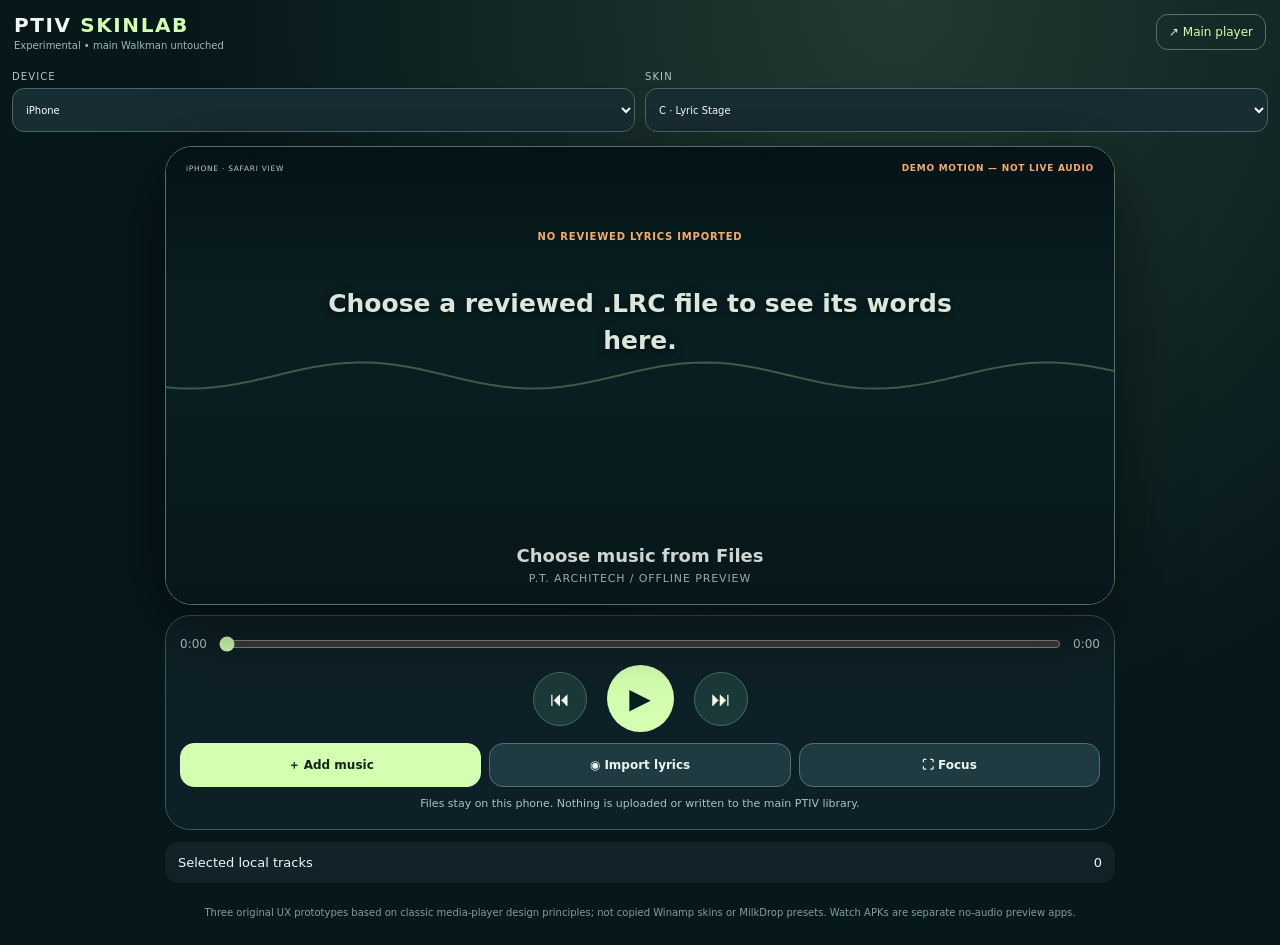
<file: skinlab/index.html>
<!doctype html>
<html lang="en"><head>
<meta charset="utf-8"><meta name="viewport" content="width=device-width,initial-scale=1,viewport-fit=cover">
<meta name="theme-color" content="#09141b"><meta name="color-scheme" content="dark">
<title>PTIV SkinLab — three alternatives</title>
<link rel="icon" href="../icon.svg" type="image/svg+xml">
<link rel="stylesheet" href="./style.css">
<script src="./app.js" defer></script>
</head><body>
<div id="app" class="skin-cassette device-iphone">
<header class="toolbar">
 <div class="brand"><strong>PTIV <span>SKINLAB</span></strong><small>Experimental • main Walkman untouched</small></div>
 <a class="main-link" href="../">↗ Main player</a>
</header>
<nav class="choices" aria-label="Choose layout and skin">
 <label>DEVICE <select id="device"><option value="iphone">iPhone</option><option value="flip">Galaxy Flip</option><option value="fold">Pixel Fold</option><option value="watch">Round watch</option></select></label>
 <label>SKIN <select id="skin"><option value="cassette">A · Cassette</option><option value="orbit">B · Pearl Orbit</option><option value="lyrics">C · Lyric Stage</option></select></label>
</nav>
<main class="stage" id="stage">
 <section class="display" id="display" aria-label="Immersive music visualizer">
  <canvas id="visual" width="800" height="800" aria-label="Audio-responsive display; runs in demo mode until music is selected" role="img"></canvas>
  <div class="visual-shade" aria-hidden="true"></div>
  <div class="overlay-top"><small id="profileLabel">iPHONE · ORIGINAL UI CONCEPT</small><span id="audioMode">DEMO MOTION — NOT LIVE AUDIO</span></div>
  <div class="skin-mark" id="skinMark">
   <div id="cassetteArt" class="cassette-art"><div class="cassette-title">PEARL TRIANGLE</div><div class="cassette-wheels"><i></i><i></i></div><div class="cassette-band"></div></div>
   <div id="orbitArt" class="orbit-art"><i class="orbit-one"></i><i class="orbit-two"></i><i class="orbit-three"></i><strong>PTIV</strong></div>
  </div>
  <div class="display-center" id="lyricPanel" aria-live="off">
   <span id="lyricState" class="lyric-state">NO REVIEWED LYRICS IMPORTED</span>
   <div id="lyricScroll" class="lyric-scroll"><p>Choose a reviewed .LRC file to see its words here.</p></div>
  </div>
  <div class="display-bottom"><div class="song-name" id="song">Choose music from Files</div><small id="subsong">P.T. ARCHITECH / OFFLINE PREVIEW</small></div>
 </section>
 <section class="deck" aria-label="Music controls">
  <div class="timeline"><span id="elapsed">0:00</span><input id="seek" type="range" min="0" max="1000" value="0" aria-label="Seek position"><span id="duration">0:00</span></div>
  <div class="transport">
   <button id="prev" aria-label="Previous track">⏮</button><button id="play" class="play" aria-label="Play or pause">▶</button><button id="next" aria-label="Next track">⏭</button>
  </div>
  <div class="quick-actions">
   <button id="pick" class="add">＋ Add music</button><button id="pickLrc">◉ Import lyrics</button><button id="full">⛶ Focus</button>
  </div>
  <div class="status" id="status" role="status" aria-live="polite">Files stay on this phone. Nothing is uploaded or written to the main PTIV library.</div>
 </section>
 <section class="library" aria-label="Review selected music files">
  <details id="libraryDetails"><summary>Selected local tracks <span id="trackCount">0</span></summary><div id="trackList" class="tracks"><p class="placeholder">No local audio selected</p></div></details>
 </section>
</main>
<input type="file" id="files" accept="audio/*,.mp3,.m4a,.aac,.flac,.wav,.ogg,.opus" multiple hidden>
<input type="file" id="lrc" accept=".lrc,.txt,text/plain" hidden>
<audio id="audio" preload="metadata" playsinline></audio>
<footer class="disclaimer">Three original UX prototypes based on classic media-player design principles; not copied Winamp skins or MilkDrop presets. Watch APKs are separate no-audio preview apps.</footer>
</div>
</body></html>
</file>
<file: focus-ui.css>
/* PTIV Walkman Focus UI — additive, no storage migration and no lyric changes */
:root { --focus-glass: rgba(8,18,25,.83); }
body.ptiv-focus-open { overflow:hidden; }
main > h1 { font-size:clamp(25px,5.7vw,36px); margin:5px 0 4px; letter-spacing:-.035em; }
main > .eyebrow { font-size:10px; }
main > small, #deviceTip { font-size:11px; }
.focus-actions { position:sticky; top:0; z-index:9; padding:9px 2px; display:flex; align-items:center; gap:8px; background:linear-gradient(180deg,#0b1719f9,#0b1719f0); backdrop-filter:blur(12px); border-bottom:1px solid #334d4a; }
.focus-actions .btn { flex:1; padding:11px 12px; min-height:44px; font-size:13px; }
.focus-player { margin:10px 0 12px; padding:12px 14px; }
.focus-player .titleNow { font-size:19px; min-height:24px; margin:2px 0 7px; overflow-wrap:anywhere; }
.focus-player .controls { margin:5px 0 9px; gap:8px; }
.focus-player .controls .btn { border-radius:18px; padding:10px 13px; min-width:47px; min-height:45px; font-size:18px; }
.focus-player .controls .btn.big { min-width:96px; }
.focus-player .timing { font-size:11px; }
.focus-player .mode-controls { margin-top:12px; }
.focus-player > .hint { font-size:11px; }
.focus-extra { margin:9px 0; border:1px solid #344e4d; border-radius:12px; background:#101e21; overflow:hidden; }
.focus-extra > summary { padding:11px 14px; font-size:13px; font-weight:700; color:#d6ede4; cursor:pointer; list-style:auto; }
.focus-extra > .panel, .focus-extra > .tape { margin:0; border:0; border-top:1px solid #344e4d; border-radius:0; }
.focus-extra .btn { font-size:12px; padding:9px 11px; }
.focus-mini { position:relative; width:100%; min-height:105px; display:block; border:1px solid #456a65; border-radius:14px; overflow:hidden; margin:8px 0; background:radial-gradient(circle at 20% 80%,#214e48,#071217 68%); color:#e6fff1; cursor:pointer; text-align:left; padding:0; }
.focus-mini canvas { display:block; position:absolute; inset:0; width:100%; height:100%; opacity:.75; }
.focus-mini .caption { position:absolute; left:15px; right:15px; top:12px; font-weight:750; font-size:14px; text-shadow:0 2px 8px #000; pointer-events:none; }
.focus-mini .meta { position:absolute; left:15px; bottom:13px; font-size:12px; color:#d5edda; margin:0; pointer-events:none; }
.focus-preview { margin:12px 0; border:1px solid #648579; border-radius:14px; padding:12px; background:#142327; }
.focus-preview h3 { font-size:17px; margin:0 0 7px; }
.focus-preview #scanSummary { font-size:12px; color:#cadbd8; line-height:1.5; }
.focus-preview-list { max-height:320px; overflow:auto; margin:12px 0; border-top:1px solid #395552; }
.focus-preview-item { padding:10px 2px; border-bottom:1px solid #395552; display:flex; gap:10px; align-items:start; font-size:13px; }
.focus-preview-item input { margin-top:4px; width:20px; height:20px; accent-color:var(--lime); }
.focus-preview-item span { display:block; color:#b4c9c3; font-size:11px; overflow-wrap:anywhere; }
.focus-preview-actions { display:flex; flex-wrap:wrap; gap:8px; }
.focus-preview-actions button { flex:1; min-width:120px; min-height:44px; }
.focus-overlay { position:fixed; inset:0; height:100vh; height:100dvh; z-index:999; background:#060d13; color:#fff; isolation:isolate; display:flex; flex-direction:column; padding:env(safe-area-inset-top) 0 env(safe-area-inset-bottom); }
.focus-overlay.hidden { display:none!important; }
.focus-overlay #focusCanvas { position:absolute; width:100%; height:100%; inset:0; opacity:.92; z-index:-2; }
.focus-overlay:before { content:""; position:absolute; inset:0; z-index:-1; background:linear-gradient(#071117ed 0%,#0410178e 27%,#04101778 60%,#061019f0 100%); pointer-events:none; }
.focus-overlay-header { padding:13px 17px; display:flex; justify-content:space-between; align-items:center; gap:12px; }
.focus-overlay-title { font-size:12px; letter-spacing:.15em; font-weight:800; color:#d4ffb9; }
.focus-overlay-sub { color:#ccdfd7; font-size:12px; margin-top:3px; max-width:70vw; overflow:hidden; text-overflow:ellipsis; white-space:nowrap; }
.focus-iconbutton { border:1px solid #597b72; border-radius:13px; background:var(--focus-glass); color:white; font-size:17px; min-width:44px; min-height:44px; cursor:pointer; }
.focus-overlay-center { flex:1; min-height:0; display:flex; flex-direction:column; align-items:stretch; padding:6px 16px; }
.focus-lyric-status { flex:none; text-align:center; margin:4px auto 7px; padding:5px 10px; font-size:10px; color:#f3d3aa; background:#12262add; border:1px solid #54675e; border-radius:20px; max-width:94%; }
.focus-lyrics { flex:1; min-height:0; overflow:auto; scroll-behavior:smooth; text-align:center; padding:15vh 5px 20vh; overscroll-behavior:contain; -webkit-overflow-scrolling:touch; scrollbar-width:thin; }
.focus-lyrics .focus-line { font-size:var(--lyric-font,20px); line-height:1.5; color:#cfddda; margin:0 auto 15px; padding:9px 9px; border-radius:11px; max-width:680px; text-shadow:0 1px 9px #000; overflow-wrap:anywhere; white-space:pre-wrap; }
.focus-lyrics .focus-line.active { color:#f1ffc7; font-weight:850; background:#2d5135ae; }
.focus-lyrics .focus-line.dim { opacity:.86; }
.focus-lyrics .focus-message { font-size:16px; color:#d5e4e4; padding:30px 15px; }
.focus-overlay-footer { padding:9px 16px 13px; background:linear-gradient(0deg,#08171ce8,#08171c77); }
.focus-overlay-footer .focus-transport { display:flex; justify-content:center; gap:15px; align-items:center; margin:11px 0; }
.focus-transport .focus-iconbutton { min-width:55px; min-height:50px; border-radius:20px; font-size:23px; }
.focus-transport .focus-play { min-width:85px; background:#c3f771; color:#122518; font-weight:800; }
.focus-overlay-footer input[type=range] { width:100%; accent-color:#c3f771; }
.focus-footer-tools { display:flex; align-items:center; justify-content:center; flex-wrap:wrap; gap:9px; margin:7px 0; }
.focus-footer-tools .focus-iconbutton { font-size:12px; padding:0 9px; min-width:47px; }
.focus-footer-tools select { background:#142a2d; border:1px solid #557c74; color:#fff; border-radius:11px; padding:12px; min-height:44px; font-size:12px; }
@media(max-width:420px) { .focus-actions .btn { font-size:12px; padding:9px 6px; } .focus-lyrics { padding-top:11vh; } .focus-overlay-footer { padding-bottom:11px; } }
@media(prefers-reduced-motion:reduce) { .focus-lyrics { scroll-behavior:auto; } }

.focus-draft-hint{color:#c0d9c9;text-align:center;font-size:11px;padding:4px 14px 8px;line-height:1.4}
.focus-line[role=button]{cursor:pointer}
.focus-line[role=button]:focus-visible{outline:2px solid #c3f771;outline-offset:2px}
.progressive-tappable{cursor:pointer}
.progressive-tappable:focus-visible{outline:2px solid #c3f771}
.focus-caption-import{padding:12px;display:flex;justify-content:center}
.focus-caption-import button{min-height:44px}
.cactus-import-panel{border:1px solid #648a79;border-radius:14px;background:#13272a;padding:12px;margin:12px 0}
.cactus-import-panel h3{font-size:15px;margin:0 0 7px}
.cactus-import-panel p{font-size:12px;line-height:1.5;overflow-wrap:anywhere}
.cactus-import-panel button{min-height:44px}
.cactus-holds{display:flex;gap:10px;align-items:start;font-size:12px;color:#efcfb5;line-height:1.4;margin:12px 0}
.cactus-holds input{width:22px;height:22px;flex:none;accent-color:#f5bd6e}
.cactus-action-row{display:flex;gap:8px;flex-wrap:wrap}.cactus-action-row button{flex:1}
#cactusImportReport{white-space:normal}
</file>
<file: skinlab/style.css>
*{box-sizing:border-box}html,body{margin:0;min-height:100%;background:#07131a;color:#f2f7f1;font-family:system-ui,-apple-system,BlinkMacSystemFont,'Segoe UI',sans-serif}button,select,input{font:inherit}button,select{cursor:pointer}button:focus-visible,select:focus-visible,input:focus-visible,a:focus-visible{outline:3px solid #fc9f5f;outline-offset:3px}
#app{--accent:#bdf478;--secondary:#ff9c60;--paper:#0a1f26;--ink:#eff9ed;min-height:100dvh;padding:env(safe-area-inset-top) max(12px,env(safe-area-inset-right)) env(safe-area-inset-bottom) max(12px,env(safe-area-inset-left));background:radial-gradient(ellipse at 70% -10%,#1e4240,#07131a 52%)}#app.skin-orbit{--accent:#80e7e8;--secondary:#bb8dff;--paper:#101e36;background:radial-gradient(ellipse at 70% 0%,#222952,#080e20 55%)}#app.skin-lyrics{--accent:#d4ffb0;--secondary:#f6ac70;--paper:#102320;background:radial-gradient(ellipse at 70% 0%,#223a32,#07181b 55%)}
.toolbar{display:flex;align-items:center;justify-content:space-between;gap:12px;padding:13px 2px 10px}.brand strong{font-size:20px;letter-spacing:.08em}.brand span{color:var(--accent)}.brand small{font-size:10px;color:#9cbaad;display:block;margin-top:3px}.main-link{color:var(--accent);font-size:12px;text-decoration:none;border:1px solid #54716d;border-radius:12px;padding:10px 12px;white-space:nowrap}
.choices{display:flex;gap:10px;margin:10px 0 14px}.choices label{font-size:10px;color:#b0c5c0;letter-spacing:.11em;flex:1;min-width:0}.choices select{display:block;background:#182c33;color:#fff;border:1px solid #436a65;border-radius:12px;padding:11px 9px;margin-top:6px;width:100%;height:44px}
.stage{max-width:950px;margin:0 auto}.display{position:relative;min-height:360px;height:clamp(325px,51dvh,600px);border:1px solid #4d736c;border-radius:27px;overflow:hidden;background:#09191e;box-shadow:0 20px 70px #0008;isolation:isolate}#visual{position:absolute;inset:0;width:100%;height:100%;z-index:-2}.visual-shade{position:absolute;inset:0;background:linear-gradient(#041013d9,#03101938 33%,#03101950 66%,#071519ec);z-index:-1;pointer-events:none}.overlay-top{position:absolute;top:16px;left:20px;right:20px;display:flex;align-items:center;justify-content:space-between;gap:8px;font-size:9px;letter-spacing:.08em;color:#b8cfc3}.overlay-top #audioMode{color:var(--secondary);font-weight:750;text-align:right}
.skin-mark{position:absolute;top:50%;left:50%;transform:translate(-50%,-51%);width:min(80%,310px);pointer-events:none;opacity:.95;transition:opacity .3s}.cassette-art{border:2px solid #acc3af;border-radius:25px;background:linear-gradient(150deg,#24423d,#0b1c25);box-shadow:0 0 0 8px #0d2c2d6b,inset 0 9px 22px #0009;aspect-ratio:1.6;position:relative;padding:12px}.cassette-title{text-align:center;font-size:14px;font-weight:900;letter-spacing:.11em;color:#e3f1d6;border-top:7px solid var(--secondary);padding-top:7px}.cassette-wheels{display:flex;justify-content:space-around;align-items:center;margin:14px 22px}.cassette-wheels i{display:block;width:76px;height:76px;border-radius:50%;background:repeating-conic-gradient(#233f40 0deg 35deg,#a7e6bb 35deg 55deg);border:13px solid #1a3e3d;box-shadow:0 0 0 3px #83a98e}.cassette-band{height:11px;left:17px;right:17px;position:absolute;bottom:16px;border-radius:12px;background:linear-gradient(90deg,var(--secondary) 18%,var(--accent) 18% 60%,var(--secondary) 60%)}
.orbit-art{display:none;border:1px solid #79cdde8d;width:min(67vw,280px);height:min(67vw,280px);aspect-ratio:1;max-height:280px;border-radius:50%;margin:auto;position:relative;background:radial-gradient(circle,#1b35629c 6%,#131b48af 50%,transparent 70%);box-shadow:0 0 0 24px #66b9e211,0 0 0 52px #66b9e20a}.orbit-art:before,.orbit-art:after{content:'';position:absolute;border:2px solid #a1a9ff87;border-radius:50%;inset:18px}.orbit-art:after{inset:43px;border-color:#4addde55}.orbit-art i{position:absolute;border-radius:50%;width:15%;aspect-ratio:1;left:calc(50% - 7.5%);top:calc(50% - 7.5%);box-shadow:0 0 23px currentColor}.orbit-one{background:#80e7e8;color:#80e7e8;transform:translate(-104px,-54px)}.orbit-two{background:#bb8dff;color:#bb8dff;transform:translate(102px,-11px)}.orbit-three{background:#ffac73;color:#ffac73;transform:translate(-21px,107px)}.orbit-art strong{font-size:41px;letter-spacing:.06em;position:absolute;top:50%;left:50%;transform:translate(-50%,-50%)}
.display-center{display:none;position:absolute;top:17%;left:12%;right:12%;bottom:22%;overflow:hidden;text-align:center}.lyric-state{font-size:10px;letter-spacing:.08em;color:var(--secondary);font-weight:800;background:#061a1bbd;padding:6px 10px;border-radius:20px}.lyric-scroll{height:83%;overflow:auto;margin-top:17px;overscroll-behavior:contain;scrollbar-width:thin}.lyric-scroll p{font-size:clamp(16px,4.7vw,25px);font-weight:600;color:#dbe7dc;line-height:1.5;margin:24px auto;max-width:680px;text-shadow:0 2px 8px #000a}.lyric-scroll p.active{color:var(--accent);font-weight:900;transform:scale(1.025)}.display-bottom{position:absolute;bottom:18px;left:20px;right:20px;text-align:center}.song-name{font-size:18px;line-height:1.25;font-weight:800;overflow-wrap:anywhere}.display-bottom small{font-size:11px;color:#b3c6bc;letter-spacing:.08em}
.skin-orbit .orbit-art{display:block}.skin-orbit .cassette-art{display:none}.skin-lyrics .cassette-art,.skin-lyrics .orbit-art{display:none}.skin-lyrics .display-center{display:block}.skin-lyrics .skin-mark{display:none}.skin-lyrics .display-bottom{opacity:.85}
.deck{background:#0e2027;border:1px solid #385957;border-radius:25px;padding:18px 14px;margin:10px 0 8px}.timeline{display:flex;align-items:center;gap:10px;font-size:12px;color:#a9c5bc}.timeline input{flex:1;min-width:70px;accent-color:var(--accent)}.transport{display:flex;justify-content:center;align-items:center;gap:20px;margin:11px 0}.transport button{border:1px solid #436c65;border-radius:50%;width:54px;height:54px;background:#1c393a;color:#f1ffeb;font-size:20px}.transport button.play{width:67px;height:67px;border:0;background:var(--accent);color:#072021;font-weight:900;font-size:28px}.quick-actions{display:flex;gap:8px;margin-top:9px}.quick-actions button{flex:1;min-height:44px;border-radius:14px;background:#203a41;border:1px solid #51716d;color:#e8f8ef;font-size:12px;font-weight:700}.quick-actions .add{background:var(--accent);color:#10231c;border-color:var(--accent)}.status{font-size:11px;line-height:1.4;color:#a9c4bb;margin-top:9px;text-align:center}.library{font-size:13px;margin:12px 0}.library details{background:#112329;border-radius:14px;padding:13px}.library summary{cursor:pointer;display:flex;justify-content:space-between}.tracks{max-height:250px;overflow:auto}.track{display:flex;gap:7px;align-items:center;padding:11px 0;border-bottom:1px solid #2c4546}.track button{font-size:12px;border:0;background:none;color:var(--accent);padding:6px}.track.active{color:var(--accent)}.placeholder{color:#9dbbb5}.disclaimer{font-size:10px;color:#819f97;text-align:center;padding:10px 8px 24px;line-height:1.6}
.skinlab-full .display{position:fixed;inset:0;width:100%;height:100dvh;border:0;border-radius:0;z-index:20}.skinlab-full .deck{position:fixed;z-index:22;bottom:0;left:0;right:0;margin:0;border-radius:25px 25px 0 0;background:#0d2129e8;backdrop-filter:blur(15px);padding-bottom:max(12px,env(safe-area-inset-bottom));border-bottom:0}.skinlab-full .display-bottom{bottom:230px}.skinlab-full .display-center{bottom:35%}.skinlab-full .toolbar,.skinlab-full .choices,.skinlab-full .library,.skinlab-full .disclaimer{visibility:hidden}.skinlab-full .quick-actions #full{border-color:var(--secondary)}
.device-fold .stage{max-width:1100px}.device-fold .display{min-height:380px}.device-fold .deck{max-width:560px;margin:10px auto}
@media(min-width:760px){.device-fold .stage{display:grid;grid-template-columns:minmax(0,1.45fr) minmax(330px,1fr);gap:13px}.device-fold .display{height:630px;grid-row:span 2}.device-fold .deck{width:100%;max-width:none;align-self:end;margin:0}.device-fold .library{grid-column:2}.device-fold .display-center{left:10%;right:10%}}
.device-flip .stage{max-width:470px}.device-flip .display{height:clamp(350px,58dvh,600px)}.device-flip .deck{padding:12px 10px}.device-flip .quick-actions button{padding:8px 4px;font-size:11px}
.device-watch .stage{max-width:410px}.device-watch .display{width:min(90vw,380px);height:min(90vw,380px);min-height:0;aspect-ratio:1;border-radius:50%;margin:auto}.device-watch .deck{max-width:380px;margin:12px auto}.device-watch .display-bottom{bottom:17%}.device-watch .display-center{top:22%;bottom:29%}.device-watch .display-center .lyric-scroll p{font-size:15px}.device-watch .skin-mark{width:66%}.device-watch .cassette-title{font-size:9px}.device-watch .cassette-wheels{margin:7px}.device-watch .cassette-wheels i{width:45px;height:45px;border-width:8px}.device-watch .orbit-art{width:180px;height:180px}.device-watch .orbit-art strong{font-size:27px}.device-watch .overlay-top{top:15%;left:23%;right:23%;justify-content:center}.device-watch .overlay-top #audioMode{display:none}
@media(prefers-reduced-motion:reduce){.orbit-art{transition:none}.lyric-scroll{scroll-behavior:auto!important}}
</file>
